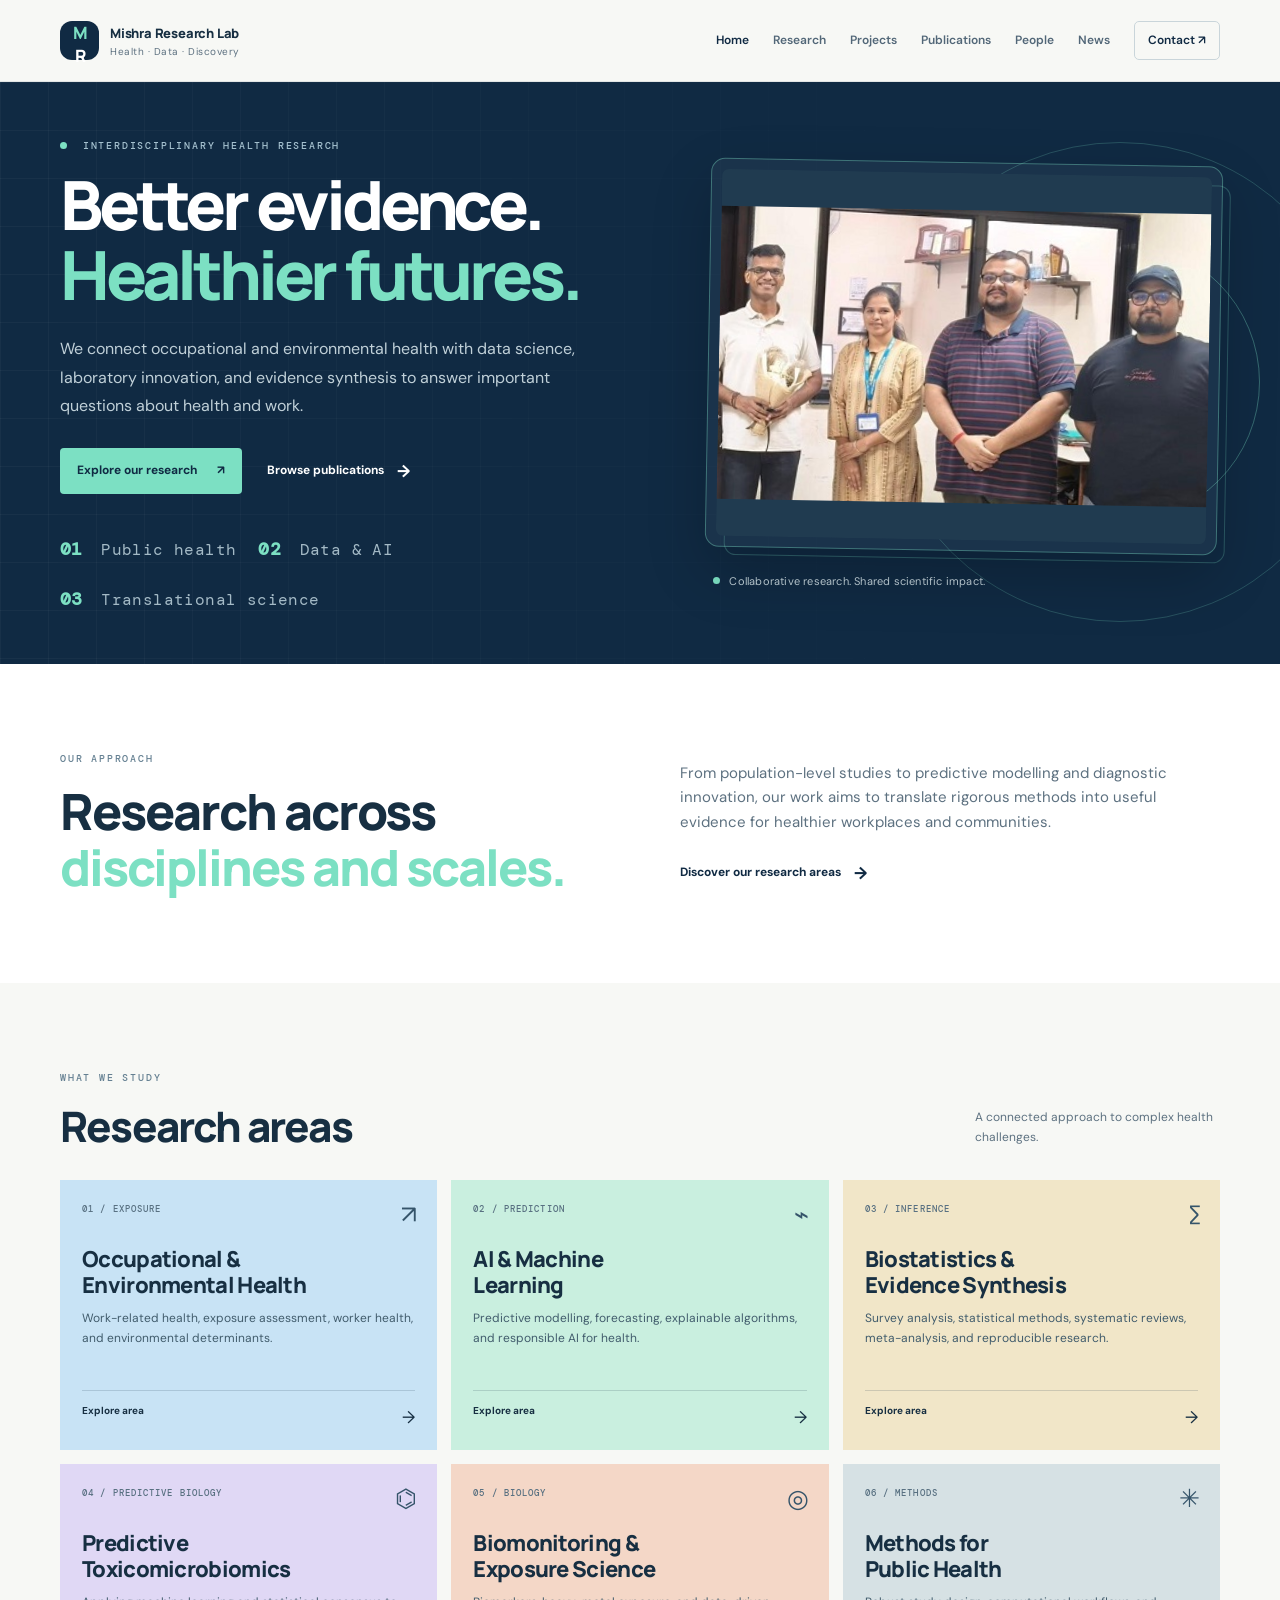
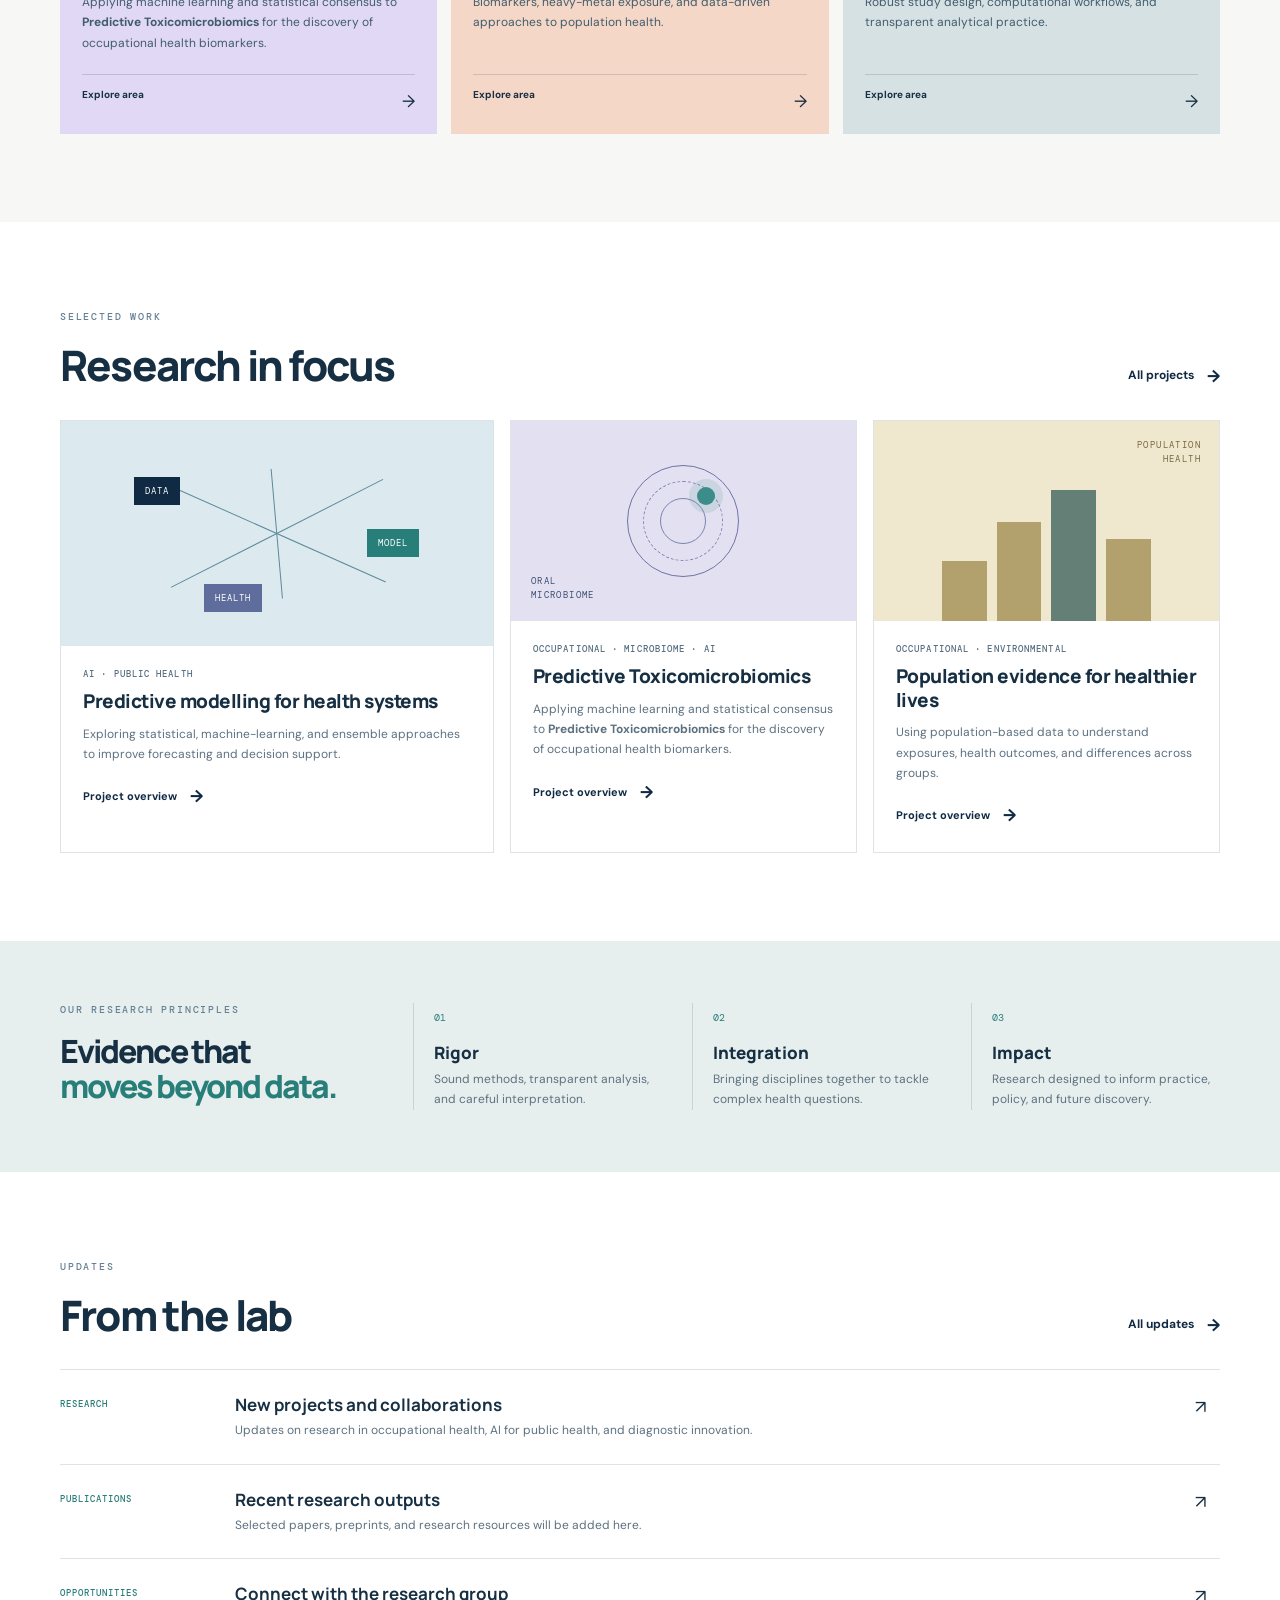
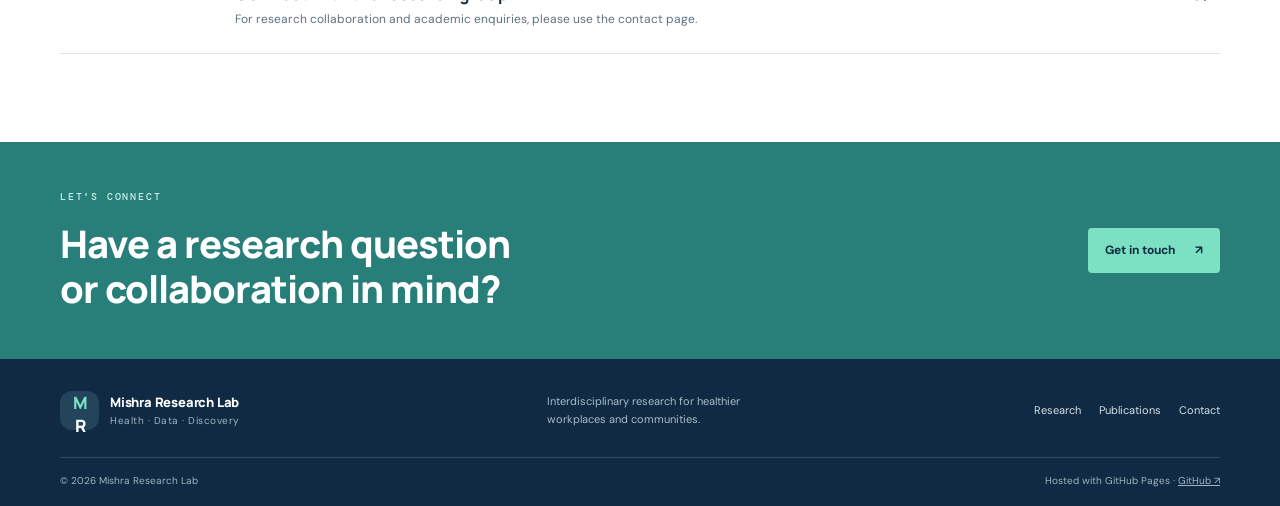
<file: index.html>
<!doctype html>
<html lang="en">
<head>
  <meta charset="utf-8">
  <meta name="viewport" content="width=device-width, initial-scale=1">
  <meta name="description" content="Mishra Research Lab connects occupational and environmental health, data science, predictive toxicomicrobiomics, and evidence synthesis to address real-world health questions.">
  <meta name="theme-color" content="#102a43">
  <title>Mishra Research Lab | Health, Data & Discovery</title>
  <link rel="stylesheet" href="assets/css/style.css">
  <script src="assets/js/main.js" defer></script>
</head>
<body>
<a class="skip-link" href="#main">Skip to content</a>
<header class="site-header">
  <div class="container nav-wrap">
    <a class="brand" href="index.html" aria-label="Mishra Research Lab home">
      <span class="brand-mark">M<span>R</span></span>
      <span class="brand-copy"><strong>Mishra Research Lab</strong><small>Health · Data · Discovery</small></span>
    </a>
    <button class="menu-toggle" aria-label="Toggle navigation" aria-expanded="false"><span></span><span></span><span></span></button>
    <nav class="main-nav" aria-label="Main navigation">
      <a class="active" href="index.html">Home</a><a href="research.html">Research</a><a href="projects.html">Projects</a><a href="publications.html">Publications</a><a href="people.html">People</a><a href="news.html">News</a><a class="nav-contact" href="contact.html">Contact ↗</a>
    </nav>
  </div>
</header>
<main id="main">
  <section class="hero">
    <div class="hero-grid"></div>
    <div class="container hero-layout">
      <div class="hero-content">
        <p class="eyebrow"><span class="eyebrow-dot"></span> INTERDISCIPLINARY HEALTH RESEARCH</p>
        <h1>Better evidence.<br><em>Healthier futures.</em></h1>
        <p class="hero-lede">We connect occupational and environmental health with data science, laboratory innovation, and evidence synthesis to answer important questions about health and work.</p>
        <div class="hero-actions"><a class="button button-light" href="research.html">Explore our research <span>↗</span></a><a class="text-link light-link" href="publications.html">Browse publications <span>→</span></a></div>
        <div class="hero-meta"><span><b>01</b> Public health</span><span><b>02</b> Data & AI</span><span><b>03</b> Translational science</span></div>
      </div>
      <figure class="hero-team">
        <div class="hero-team-frame"><img src="assets/images/lab_group.jpeg" alt="Mishra Research Lab team working together" fetchpriority="high"></div>
        <figcaption><span class="hero-team-dot"></span> Collaborative research. Shared scientific impact.</figcaption>
      </figure>
    </div>
    <div class="hero-orbit orbit-one"></div><div class="hero-orbit orbit-two"></div><div class="hero-cross">+</div>
  </section>

  <section class="intro-section section-pad">
    <div class="container intro-grid">
      <div><p class="eyebrow">OUR APPROACH</p><h2>Research across<br><em>disciplines and scales.</em></h2></div>
      <div class="intro-copy"><p>From population-level studies to predictive modelling and diagnostic innovation, our work aims to translate rigorous methods into useful evidence for healthier workplaces and communities.</p><a class="text-link" href="research.html">Discover our research areas <span>→</span></a></div>
    </div>
  </section>

  <section class="research-section section-pad">
    <div class="container">
      <div class="section-heading"><div><p class="eyebrow">WHAT WE STUDY</p><h2>Research areas</h2></div><p class="section-aside">A connected approach to complex health challenges.</p></div>
      <div class="research-cards">
        <a class="research-card card-blue" href="research.html#occupational"><span class="card-number">01 / EXPOSURE</span><span class="card-icon">↗</span><h3>Occupational &<br>Environmental Health</h3><p>Work-related health, exposure assessment, worker health, and environmental determinants.</p><span class="card-bottom">Explore area <b>→</b></span></a>
        <a class="research-card card-mint" href="research.html#ai"><span class="card-number">02 / PREDICTION</span><span class="card-icon">⌁</span><h3>AI & Machine<br>Learning</h3><p>Predictive modelling, forecasting, explainable algorithms, and responsible AI for health.</p><span class="card-bottom">Explore area <b>→</b></span></a>
        <a class="research-card card-sand" href="research.html#statistics"><span class="card-number">03 / INFERENCE</span><span class="card-icon">∑</span><h3>Biostatistics &<br>Evidence Synthesis</h3><p>Survey analysis, statistical methods, systematic reviews, meta-analysis, and reproducible research.</p><span class="card-bottom">Explore area <b>→</b></span></a>
        <a class="research-card card-lilac" href="research.html#toxicomicrobiomics"><span class="card-number">04 / PREDICTIVE BIOLOGY</span><span class="card-icon">⌬</span><h3>Predictive<br>Toxicomicrobiomics</h3><p>Applying machine learning and statistical consensus to <strong>Predictive Toxicomicrobiomics</strong> for the discovery of occupational health biomarkers.</p><span class="card-bottom">Explore area <b>→</b></span></a>
        <a class="research-card card-peach" href="research.html#biomonitoring"><span class="card-number">05 / BIOLOGY</span><span class="card-icon">◎</span><h3>Biomonitoring &<br>Exposure Science</h3><p>Biomarkers, heavy-metal exposure, and data-driven approaches to population health.</p><span class="card-bottom">Explore area <b>→</b></span></a>
        <a class="research-card card-dark" href="research.html#methods"><span class="card-number">06 / METHODS</span><span class="card-icon">✳</span><h3>Methods for<br>Public Health</h3><p>Robust study design, computational workflows, and transparent analytical practice.</p><span class="card-bottom">Explore area <b>→</b></span></a>
      </div>
    </div>
  </section>

  <section class="feature-section section-pad">
    <div class="container">
      <div class="section-heading"><div><p class="eyebrow">SELECTED WORK</p><h2>Research in focus</h2></div><a class="text-link" href="projects.html">All projects <span>→</span></a></div>
      <div class="feature-grid">
        <article class="feature-card feature-main"><div class="feature-art art-network"><span class="network-node n1">DATA</span><span class="network-node n2">MODEL</span><span class="network-node n3">HEALTH</span><i></i><i></i><i></i></div><div class="feature-copy"><p class="tag">AI · PUBLIC HEALTH</p><h3>Predictive modelling for health systems</h3><p>Exploring statistical, machine-learning, and ensemble approaches to improve forecasting and decision support.</p><a class="text-link" href="projects.html#forecasting">Project overview <span>→</span></a></div></article>
        <article class="feature-card"><div class="feature-art art-micro"><div class="micro-ring"></div><div class="micro-dot"></div><span>ORAL<br>MICROBIOME</span></div><div class="feature-copy"><p class="tag">OCCUPATIONAL · MICROBIOME · AI</p><h3>Predictive Toxicomicrobiomics</h3><p>Applying machine learning and statistical consensus to <strong>Predictive Toxicomicrobiomics</strong> for the discovery of occupational health biomarkers.</p><a class="text-link" href="projects.html#toxicomicrobiomics">Project overview <span>→</span></a></div></article>
        <article class="feature-card"><div class="feature-art art-population"><div class="pop-bar b1"></div><div class="pop-bar b2"></div><div class="pop-bar b3"></div><div class="pop-bar b4"></div><span>POPULATION<br>HEALTH</span></div><div class="feature-copy"><p class="tag">OCCUPATIONAL · ENVIRONMENTAL</p><h3>Population evidence for healthier lives</h3><p>Using population-based data to understand exposures, health outcomes, and differences across groups.</p><a class="text-link" href="projects.html#population">Project overview <span>→</span></a></div></article>
      </div>
    </div>
  </section>

  <section class="numbers-band"><div class="container numbers-grid"><div><p class="eyebrow">OUR RESEARCH PRINCIPLES</p><h2>Evidence that<br><em>moves beyond data.</em></h2></div><div class="principle"><span>01</span><h3>Rigor</h3><p>Sound methods, transparent analysis, and careful interpretation.</p></div><div class="principle"><span>02</span><h3>Integration</h3><p>Bringing disciplines together to tackle complex health questions.</p></div><div class="principle"><span>03</span><h3>Impact</h3><p>Research designed to inform practice, policy, and future discovery.</p></div></div></section>

  <section class="news-preview section-pad"><div class="container"><div class="section-heading"><div><p class="eyebrow">UPDATES</p><h2>From the lab</h2></div><a class="text-link" href="news.html">All updates <span>→</span></a></div><div class="news-list"><article><span class="news-date">RESEARCH</span><div><h3>New projects and collaborations</h3><p>Updates on research in occupational health, AI for public health, and diagnostic innovation.</p></div><span class="news-arrow">↗</span></article><article><span class="news-date">PUBLICATIONS</span><div><h3>Recent research outputs</h3><p>Selected papers, preprints, and research resources will be added here.</p></div><span class="news-arrow">↗</span></article><article><span class="news-date">OPPORTUNITIES</span><div><h3>Connect with the research group</h3><p>For research collaboration and academic enquiries, please use the contact page.</p></div><span class="news-arrow">↗</span></article></div></div></section>

  <section class="cta-section"><div class="container cta-inner"><div><p class="eyebrow">LET'S CONNECT</p><h2>Have a research question<br>or collaboration in mind?</h2></div><a class="button button-light" href="contact.html">Get in touch <span>↗</span></a></div></section>
</main>
<footer class="site-footer"><div class="container footer-top"><a class="brand footer-brand" href="index.html"><span class="brand-mark">M<span>R</span></span><span class="brand-copy"><strong>Mishra Research Lab</strong><small>Health · Data · Discovery</small></span></a><p>Interdisciplinary research for healthier workplaces and communities.</p><div class="footer-links"><a href="research.html">Research</a><a href="publications.html">Publications</a><a href="contact.html">Contact</a></div></div><div class="container footer-bottom"><span>© <span id="year"></span> Mishra Research Lab</span><span>Hosted with GitHub Pages · <a href="https://github.com/sukhdevmishra" target="_blank" rel="noopener">GitHub ↗</a></span></div></footer>
</body>
</html>
</file>
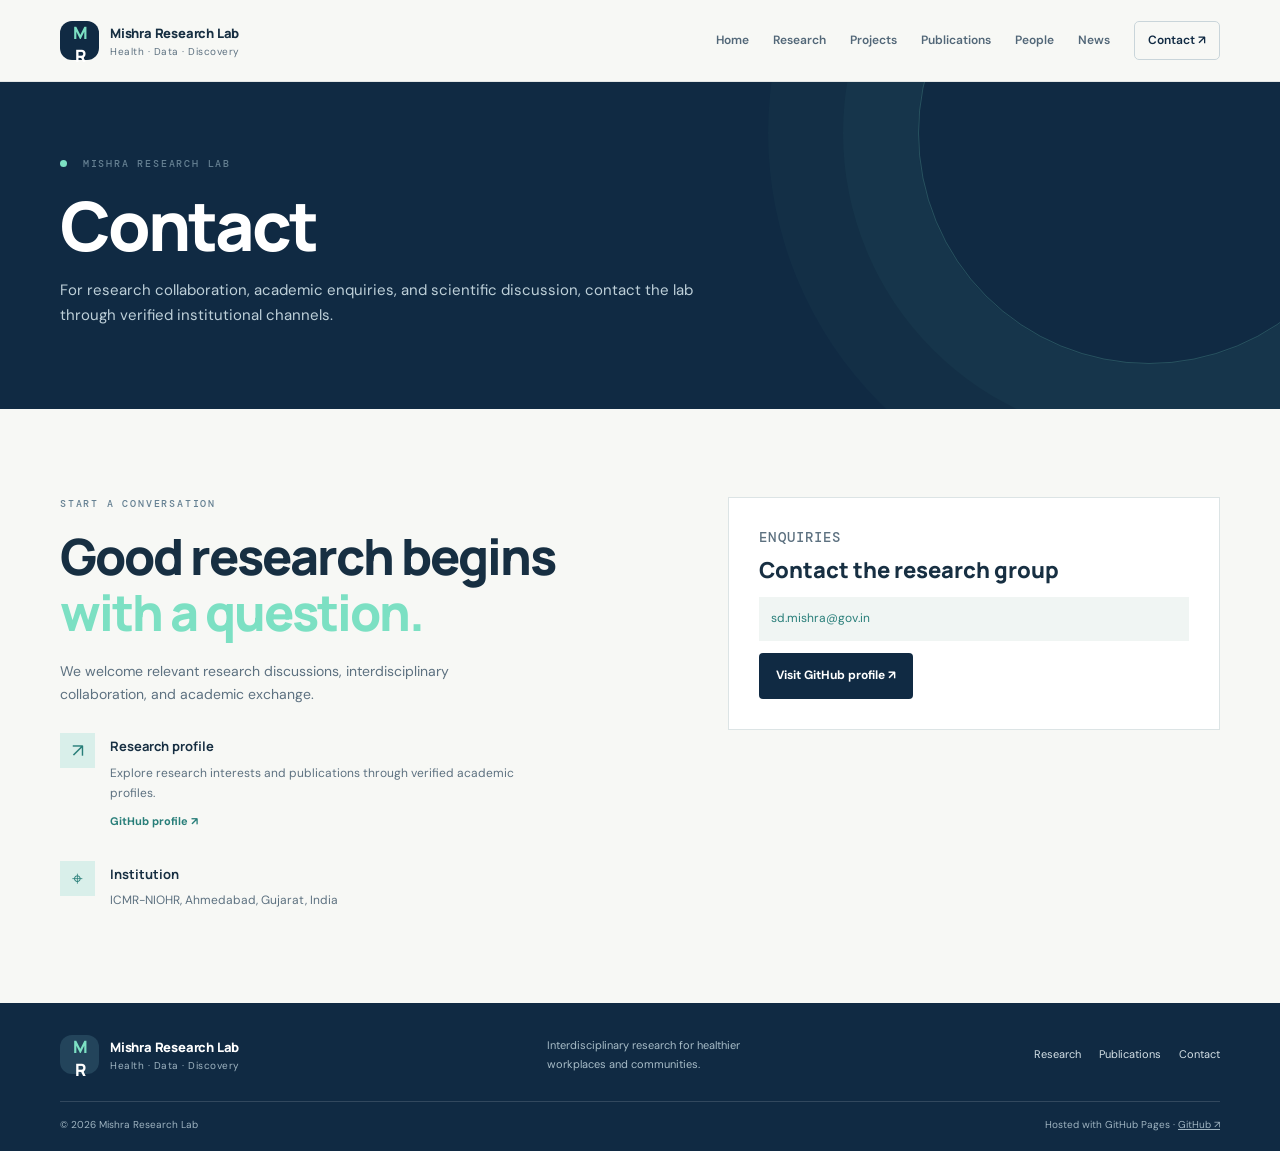
<file: contact.html>
<!doctype html>
<html lang="en"><head><meta charset="utf-8"><meta name="viewport" content="width=device-width, initial-scale=1"><meta name="description" content="For research collaboration, academic enquiries, and scientific discussion, contact the lab through verified institutional channels."><meta name="theme-color" content="#102a43"><title>Contact | Mishra Research Lab</title><link rel="stylesheet" href="assets/css/style.css"><script src="assets/js/main.js" defer></script></head><body><a class="skip-link" href="#main">Skip to content</a><header class="site-header"><div class="container nav-wrap"><a class="brand" href="index.html"><span class="brand-mark">M<span>R</span></span><span class="brand-copy"><strong>Mishra Research Lab</strong><small>Health · Data · Discovery</small></span></a><button class="menu-toggle" aria-label="Toggle navigation" aria-expanded="false"><span></span><span></span><span></span></button><nav class="main-nav" aria-label="Main navigation"><a href="index.html">Home</a><a href="research.html">Research</a><a href="projects.html">Projects</a><a href="publications.html">Publications</a><a href="people.html">People</a><a href="news.html">News</a><a class="nav-contact" href="contact.html">Contact ↗</a></nav></div></header><main id="main"><section class="page-hero"><div class="container"><p class="eyebrow"><span class="eyebrow-dot"></span> MISHRA RESEARCH LAB</p><h1>Contact</h1><p>For research collaboration, academic enquiries, and scientific discussion, contact the lab through verified institutional channels.</p></div></section>
<section class="section-pad"><div class="container contact-grid"><div><p class="eyebrow">START A CONVERSATION</p><h2>Good research begins<br><em>with a question.</em></h2><p>We welcome relevant research discussions, interdisciplinary collaboration, and academic exchange.</p><div class="contact-note"><span class="contact-symbol">↗</span><div><strong>Research profile</strong><p>Explore research interests and publications through verified academic profiles.</p><a href="https://github.com/sukhdevmishra" target="_blank" rel="noopener">GitHub profile ↗</a></div></div><div class="contact-note"><span class="contact-symbol">⌖</span><div><strong>Institution</strong><p>ICMR-NIOHR, Ahmedabad, Gujarat, India</p></div></div></div><div class="contact-panel"><p class="tag">ENQUIRIES</p><h3>Contact the research group</h3><div class="email-placeholder">sd.mishra@gov.in</div><a class="button button-dark" href="https://github.com/sukhdevmishra">Visit GitHub profile ↗</a></div></div></section></main><footer class="site-footer"><div class="container footer-top"><a class="brand footer-brand" href="index.html"><span class="brand-mark">M<span>R</span></span><span class="brand-copy"><strong>Mishra Research Lab</strong><small>Health · Data · Discovery</small></span></a><p>Interdisciplinary research for healthier workplaces and communities.</p><div class="footer-links"><a href="research.html">Research</a><a href="publications.html">Publications</a><a href="contact.html">Contact</a></div></div><div class="container footer-bottom"><span>© <span id="year"></span> Mishra Research Lab</span><span>Hosted with GitHub Pages · <a href="https://github.com/sukhdevmishra" target="_blank" rel="noopener">GitHub ↗</a></span></div></footer></body></html>
</file>
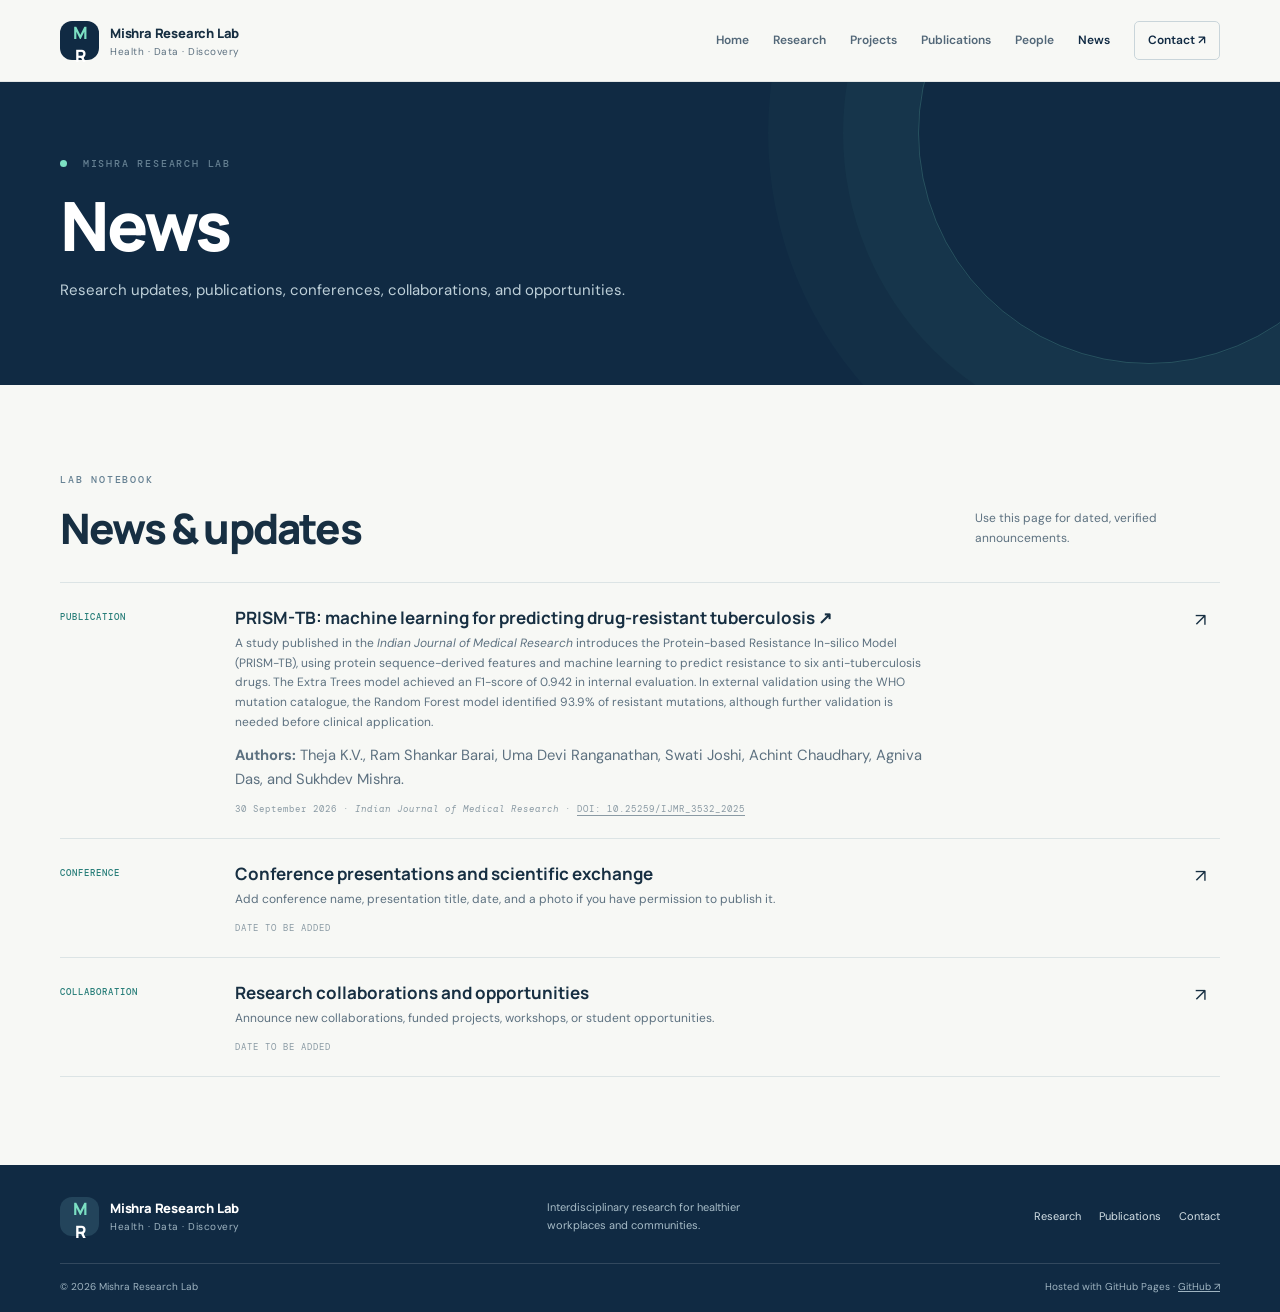
<file: news.html>
<!doctype html>
<html lang="en"><head><meta charset="utf-8"><meta name="viewport" content="width=device-width, initial-scale=1"><meta name="description" content="Research updates, publications, conferences, collaborations, and opportunities."><meta name="theme-color" content="#102a43"><title>News | Mishra Research Lab</title><link rel="stylesheet" href="assets/css/style.css"><script src="assets/js/main.js" defer></script><style>.news-page-list .news-authors{margin:10px 0;font-size:.92rem;color:var(--muted)}.news-page-list h3 a{color:inherit;text-decoration:none}.news-page-list h3 a:hover{color:var(--teal,#287e79);text-decoration:underline}.news-page-list small a{color:inherit;text-decoration:underline;text-underline-offset:3px}</style></head><body><a class="skip-link" href="#main">Skip to content</a><header class="site-header"><div class="container nav-wrap"><a class="brand" href="index.html"><span class="brand-mark">M<span>R</span></span><span class="brand-copy"><strong>Mishra Research Lab</strong><small>Health · Data · Discovery</small></span></a><button class="menu-toggle" aria-label="Toggle navigation" aria-expanded="false"><span></span><span></span><span></span></button><nav class="main-nav" aria-label="Main navigation"><a href="index.html">Home</a><a href="research.html">Research</a><a href="projects.html">Projects</a><a href="publications.html">Publications</a><a href="people.html">People</a><a class="active" href="news.html">News</a><a class="nav-contact" href="contact.html">Contact ↗</a></nav></div></header><main id="main"><section class="page-hero"><div class="container"><p class="eyebrow"><span class="eyebrow-dot"></span> MISHRA RESEARCH LAB</p><h1>News</h1><p>Research updates, publications, conferences, collaborations, and opportunities.</p></div></section>
<section class="section-pad"><div class="container"><div class="section-heading"><div><p class="eyebrow">LAB NOTEBOOK</p><h2>News & updates</h2></div><p class="section-aside">Use this page for dated, verified announcements.</p></div><div class="news-list news-page-list"><article><span class="news-date">PUBLICATION</span><div><h3><a href="https://ijmr.org.in/protein-based-resistance-in-silico-model-prism-tb-for-rapid-prediction-of-drug-resistant-tuberculosis-using-machine-learning/" target="_blank" rel="noopener">PRISM-TB: machine learning for predicting drug-resistant tuberculosis ↗</a></h3><p>A study published in the <em>Indian Journal of Medical Research</em> introduces the Protein-based Resistance In-silico Model (PRISM-TB), using protein sequence-derived features and machine learning to predict resistance to six anti-tuberculosis drugs. The Extra Trees model achieved an F1-score of 0.942 in internal evaluation. In external validation using the WHO mutation catalogue, the Random Forest model identified 93.9% of resistant mutations, although further validation is needed before clinical application.</p><p class="news-authors"><strong>Authors:</strong> Theja K.V., Ram Shankar Barai, Uma Devi Ranganathan, Swati Joshi, Achint Chaudhary, Agniva Das, and Sukhdev Mishra.</p><small>30 September 2026 · <em>Indian Journal of Medical Research</em> · <a href="https://doi.org/10.25259/IJMR_3532_2025" target="_blank" rel="noopener">DOI: 10.25259/IJMR_3532_2025</a></small></div><a class="news-arrow" href="https://ijmr.org.in/protein-based-resistance-in-silico-model-prism-tb-for-rapid-prediction-of-drug-resistant-tuberculosis-using-machine-learning/" target="_blank" rel="noopener" aria-label="Read the PRISM-TB article">↗</a></article><article><span class="news-date">CONFERENCE</span><div><h3>Conference presentations and scientific exchange</h3><p>Add conference name, presentation title, date, and a photo if you have permission to publish it.</p><small>DATE TO BE ADDED</small></div><span class="news-arrow">↗</span></article><article><span class="news-date">COLLABORATION</span><div><h3>Research collaborations and opportunities</h3><p>Announce new collaborations, funded projects, workshops, or student opportunities.</p><small>DATE TO BE ADDED</small></div><span class="news-arrow">↗</span></article></div></div></section></main><footer class="site-footer"><div class="container footer-top"><a class="brand footer-brand" href="index.html"><span class="brand-mark">M<span>R</span></span><span class="brand-copy"><strong>Mishra Research Lab</strong><small>Health · Data · Discovery</small></span></a><p>Interdisciplinary research for healthier workplaces and communities.</p><div class="footer-links"><a href="research.html">Research</a><a href="publications.html">Publications</a><a href="contact.html">Contact</a></div></div><div class="container footer-bottom"><span>© <span id="year"></span> Mishra Research Lab</span><span>Hosted with GitHub Pages · <a href="https://github.com/sukhdevmishra" target="_blank" rel="noopener">GitHub ↗</a></span></div></footer></body></html>
</file>
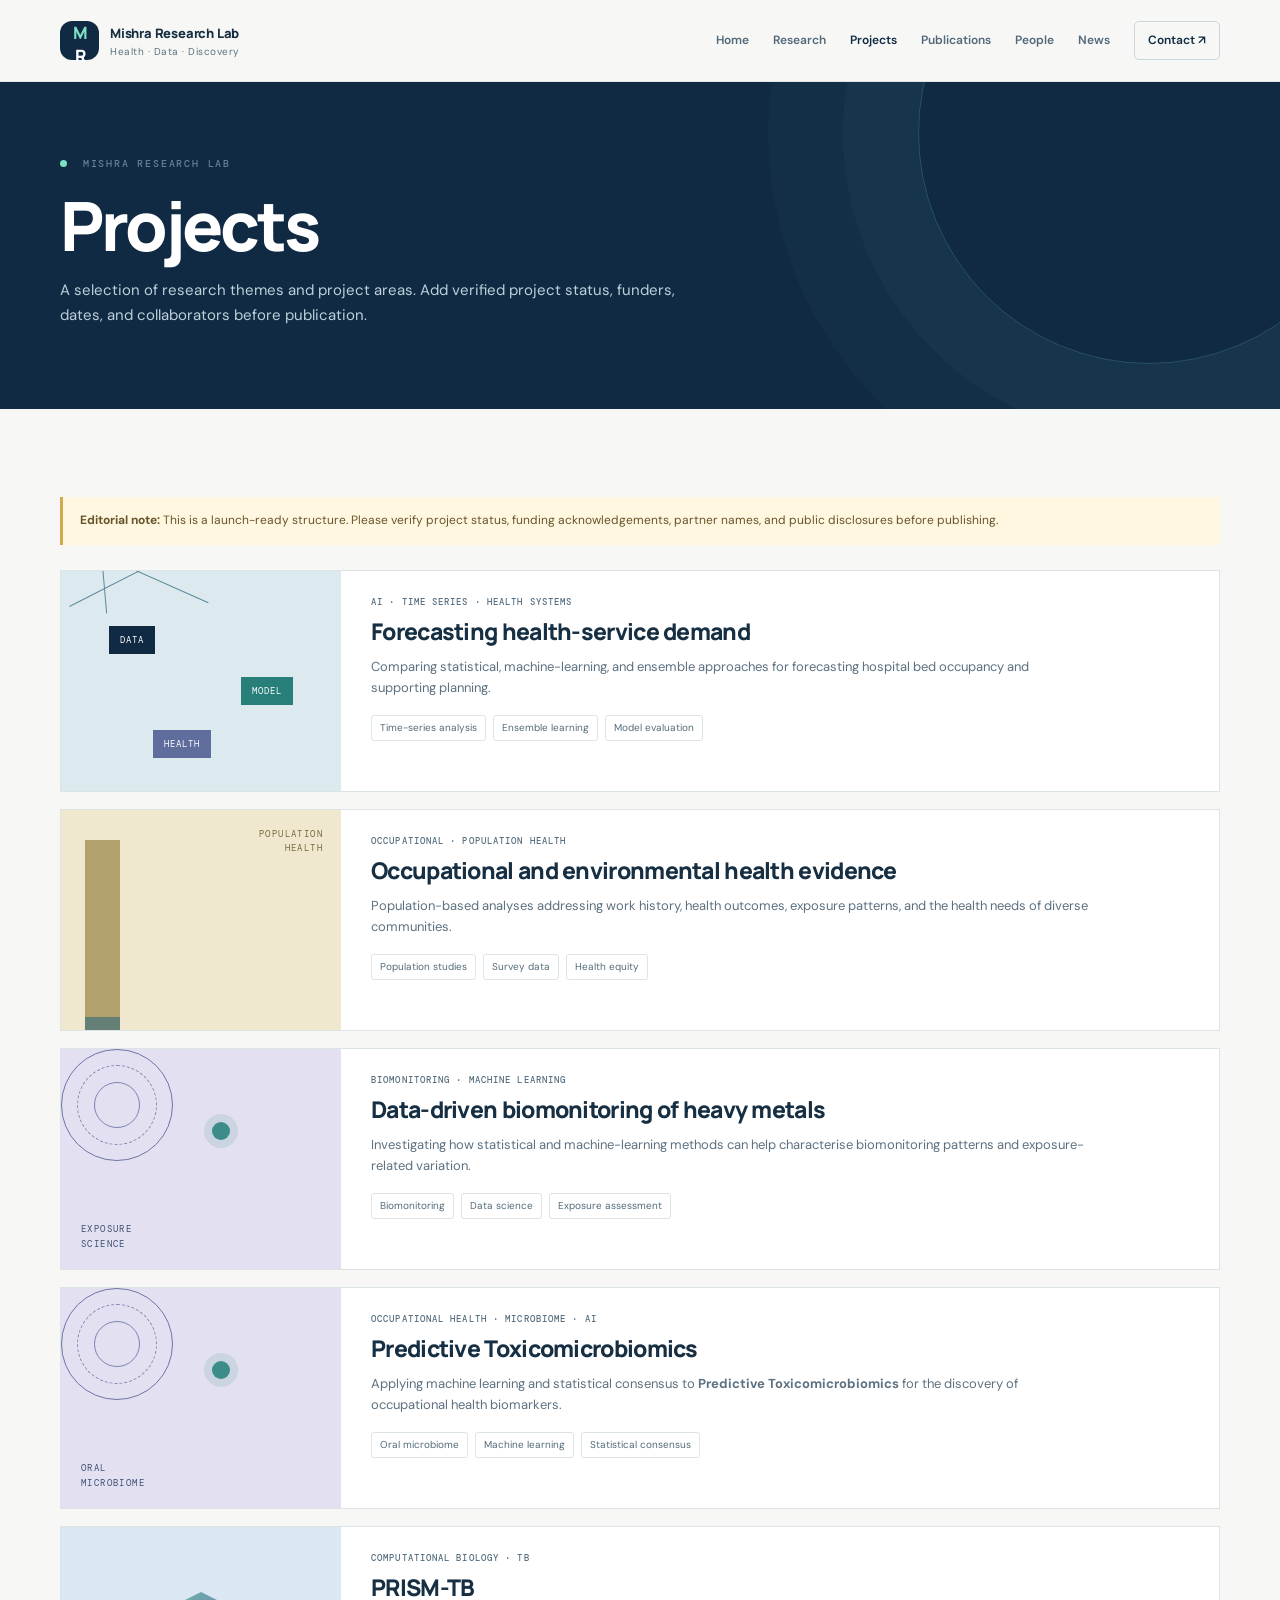
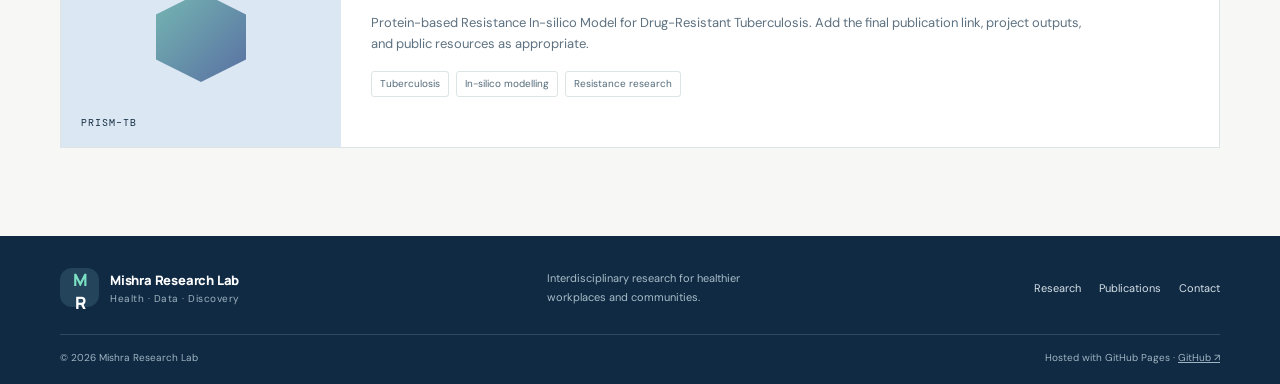
<file: projects.html>
<!doctype html>
<html lang="en"><head><meta charset="utf-8"><meta name="viewport" content="width=device-width, initial-scale=1"><meta name="description" content="A selection of research themes and project areas. Add verified project status, funders, dates, and collaborators before publication."><meta name="theme-color" content="#102a43"><title>Projects | Mishra Research Lab</title><link rel="stylesheet" href="assets/css/style.css"><script src="assets/js/main.js" defer></script></head><body><a class="skip-link" href="#main">Skip to content</a><header class="site-header"><div class="container nav-wrap"><a class="brand" href="index.html"><span class="brand-mark">M<span>R</span></span><span class="brand-copy"><strong>Mishra Research Lab</strong><small>Health · Data · Discovery</small></span></a><button class="menu-toggle" aria-label="Toggle navigation" aria-expanded="false"><span></span><span></span><span></span></button><nav class="main-nav" aria-label="Main navigation"><a href="index.html">Home</a><a href="research.html">Research</a><a class="active" href="projects.html">Projects</a><a href="publications.html">Publications</a><a href="people.html">People</a><a href="news.html">News</a><a class="nav-contact" href="contact.html">Contact ↗</a></nav></div></header><main id="main"><section class="page-hero"><div class="container"><p class="eyebrow"><span class="eyebrow-dot"></span> MISHRA RESEARCH LAB</p><h1>Projects</h1><p>A selection of research themes and project areas. Add verified project status, funders, dates, and collaborators before publication.</p></div></section>
<section class="section-pad"><div class="container"><div class="notice"><strong>Editorial note:</strong> This is a launch-ready structure. Please verify project status, funding acknowledgements, partner names, and public disclosures before publishing.</div><div class="project-list">
<article id="forecasting" class="project-row"><div class="project-art art-network"><span class="network-node n1">DATA</span><span class="network-node n2">MODEL</span><span class="network-node n3">HEALTH</span><i></i><i></i><i></i></div><div class="project-content"><p class="tag">AI · TIME SERIES · HEALTH SYSTEMS</p><h2>Forecasting health-service demand</h2><p>Comparing statistical, machine-learning, and ensemble approaches for forecasting hospital bed occupancy and supporting planning.</p><div class="chip-row"><span>Time-series analysis</span><span>Ensemble learning</span><span>Model evaluation</span></div></div></article>
<article id="population" class="project-row"><div class="project-art art-population"><div class="pop-bar b1"></div><div class="pop-bar b2"></div><div class="pop-bar b3"></div><div class="pop-bar b4"></div><span>POPULATION<br>HEALTH</span></div><div class="project-content"><p class="tag">OCCUPATIONAL · POPULATION HEALTH</p><h2>Occupational and environmental health evidence</h2><p>Population-based analyses addressing work history, health outcomes, exposure patterns, and the health needs of diverse communities.</p><div class="chip-row"><span>Population studies</span><span>Survey data</span><span>Health equity</span></div></div></article>
<article id="biomonitor" class="project-row"><div class="project-art art-micro"><div class="micro-ring"></div><div class="micro-dot"></div><span>EXPOSURE<br>SCIENCE</span></div><div class="project-content"><p class="tag">BIOMONITORING · MACHINE LEARNING</p><h2>Data-driven biomonitoring of heavy metals</h2><p>Investigating how statistical and machine-learning methods can help characterise biomonitoring patterns and exposure-related variation.</p><div class="chip-row"><span>Biomonitoring</span><span>Data science</span><span>Exposure assessment</span></div></div></article>
<article id="toxicomicrobiomics" class="project-row"><div class="project-art art-micro"><div class="micro-ring"></div><div class="micro-dot"></div><span>ORAL<br>MICROBIOME</span></div><div class="project-content"><p class="tag">OCCUPATIONAL HEALTH · MICROBIOME · AI</p><h2>Predictive Toxicomicrobiomics</h2><p>Applying machine learning and statistical consensus to <strong>Predictive Toxicomicrobiomics</strong> for the discovery of occupational health biomarkers.</p><div class="chip-row"><span>Oral microbiome</span><span>Machine learning</span><span>Statistical consensus</span></div></div></article>
<article id="prism-tb" class="project-row"><div class="project-art art-prism"><div class="prism-shape"></div><span>PRISM–TB</span></div><div class="project-content"><p class="tag">COMPUTATIONAL BIOLOGY · TB</p><h2>PRISM-TB</h2><p>Protein-based Resistance In-silico Model for Drug-Resistant Tuberculosis. Add the final publication link, project outputs, and public resources as appropriate.</p><div class="chip-row"><span>Tuberculosis</span><span>In-silico modelling</span><span>Resistance research</span></div></div></article>
</div></div></section></main><footer class="site-footer"><div class="container footer-top"><a class="brand footer-brand" href="index.html"><span class="brand-mark">M<span>R</span></span><span class="brand-copy"><strong>Mishra Research Lab</strong><small>Health · Data · Discovery</small></span></a><p>Interdisciplinary research for healthier workplaces and communities.</p><div class="footer-links"><a href="research.html">Research</a><a href="publications.html">Publications</a><a href="contact.html">Contact</a></div></div><div class="container footer-bottom"><span>© <span id="year"></span> Mishra Research Lab</span><span>Hosted with GitHub Pages · <a href="https://github.com/sukhdevmishra" target="_blank" rel="noopener">GitHub ↗</a></span></div></footer></body></html>
</file>
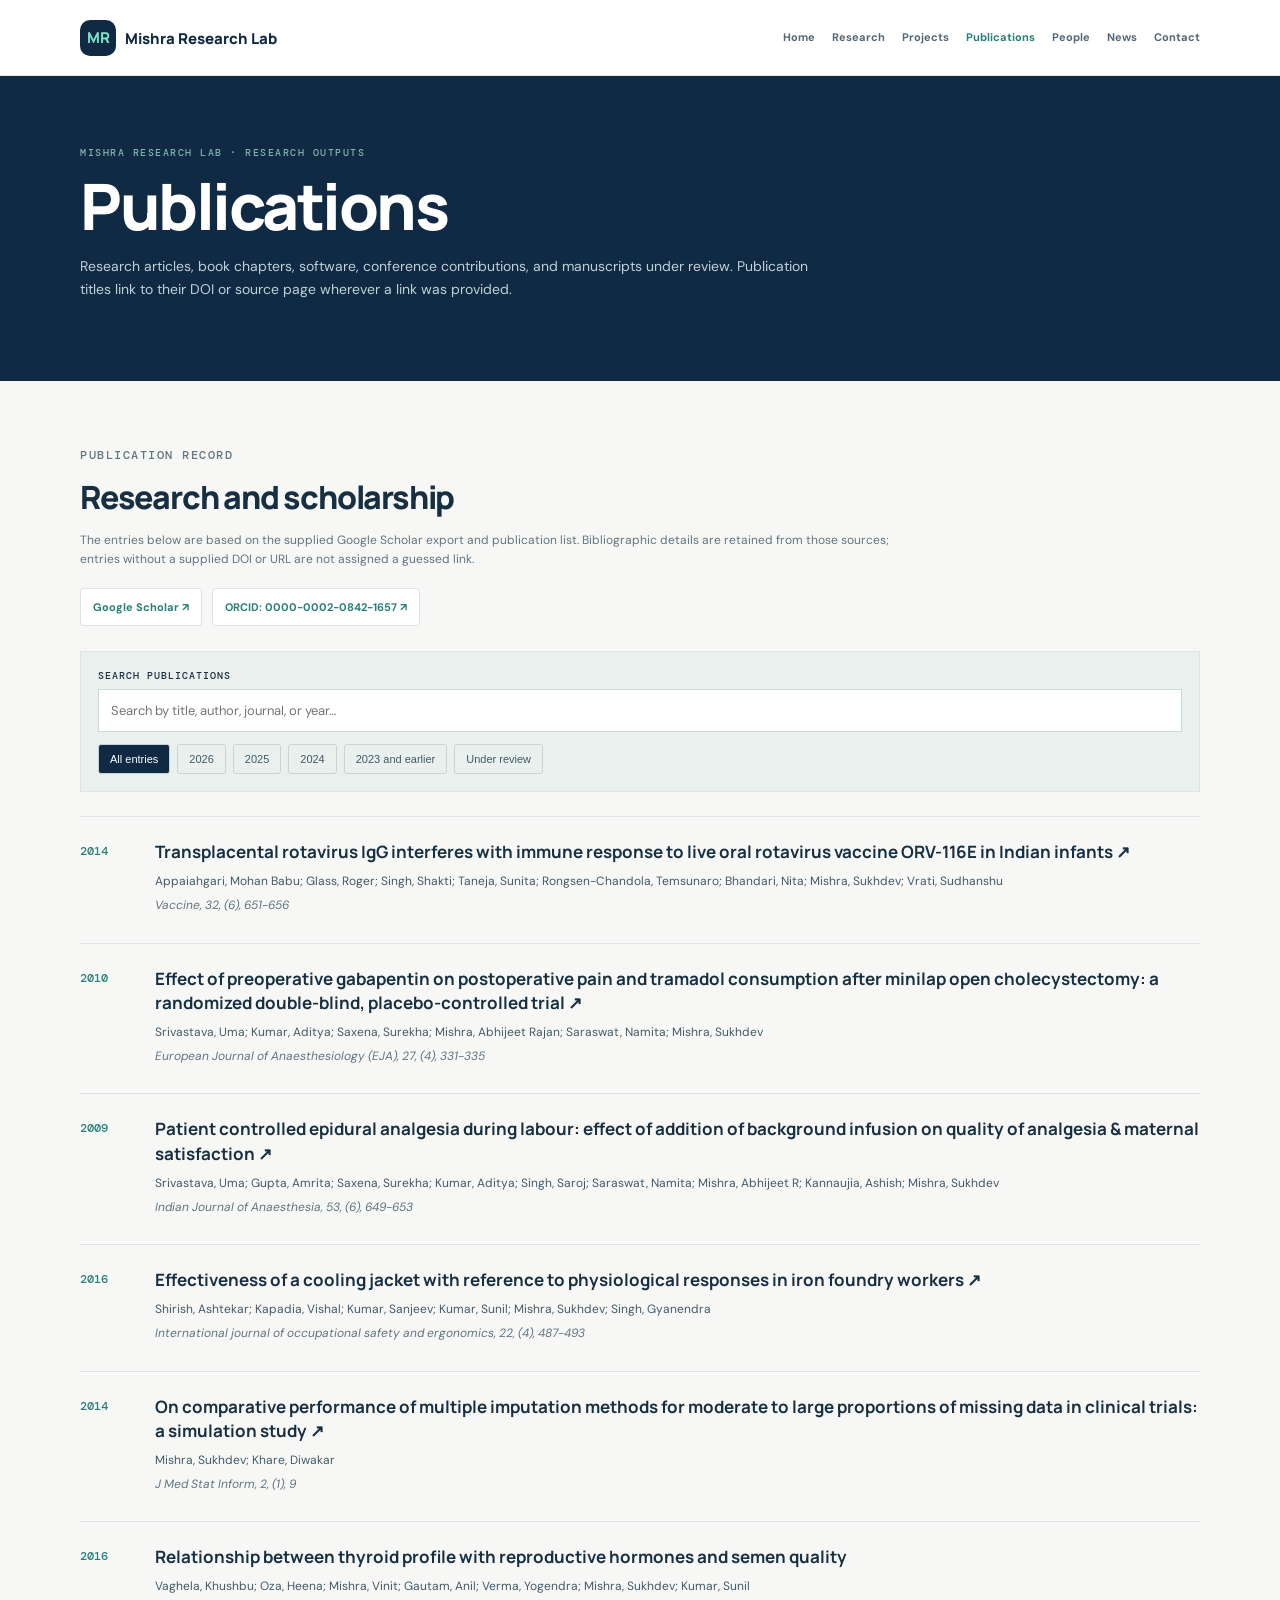
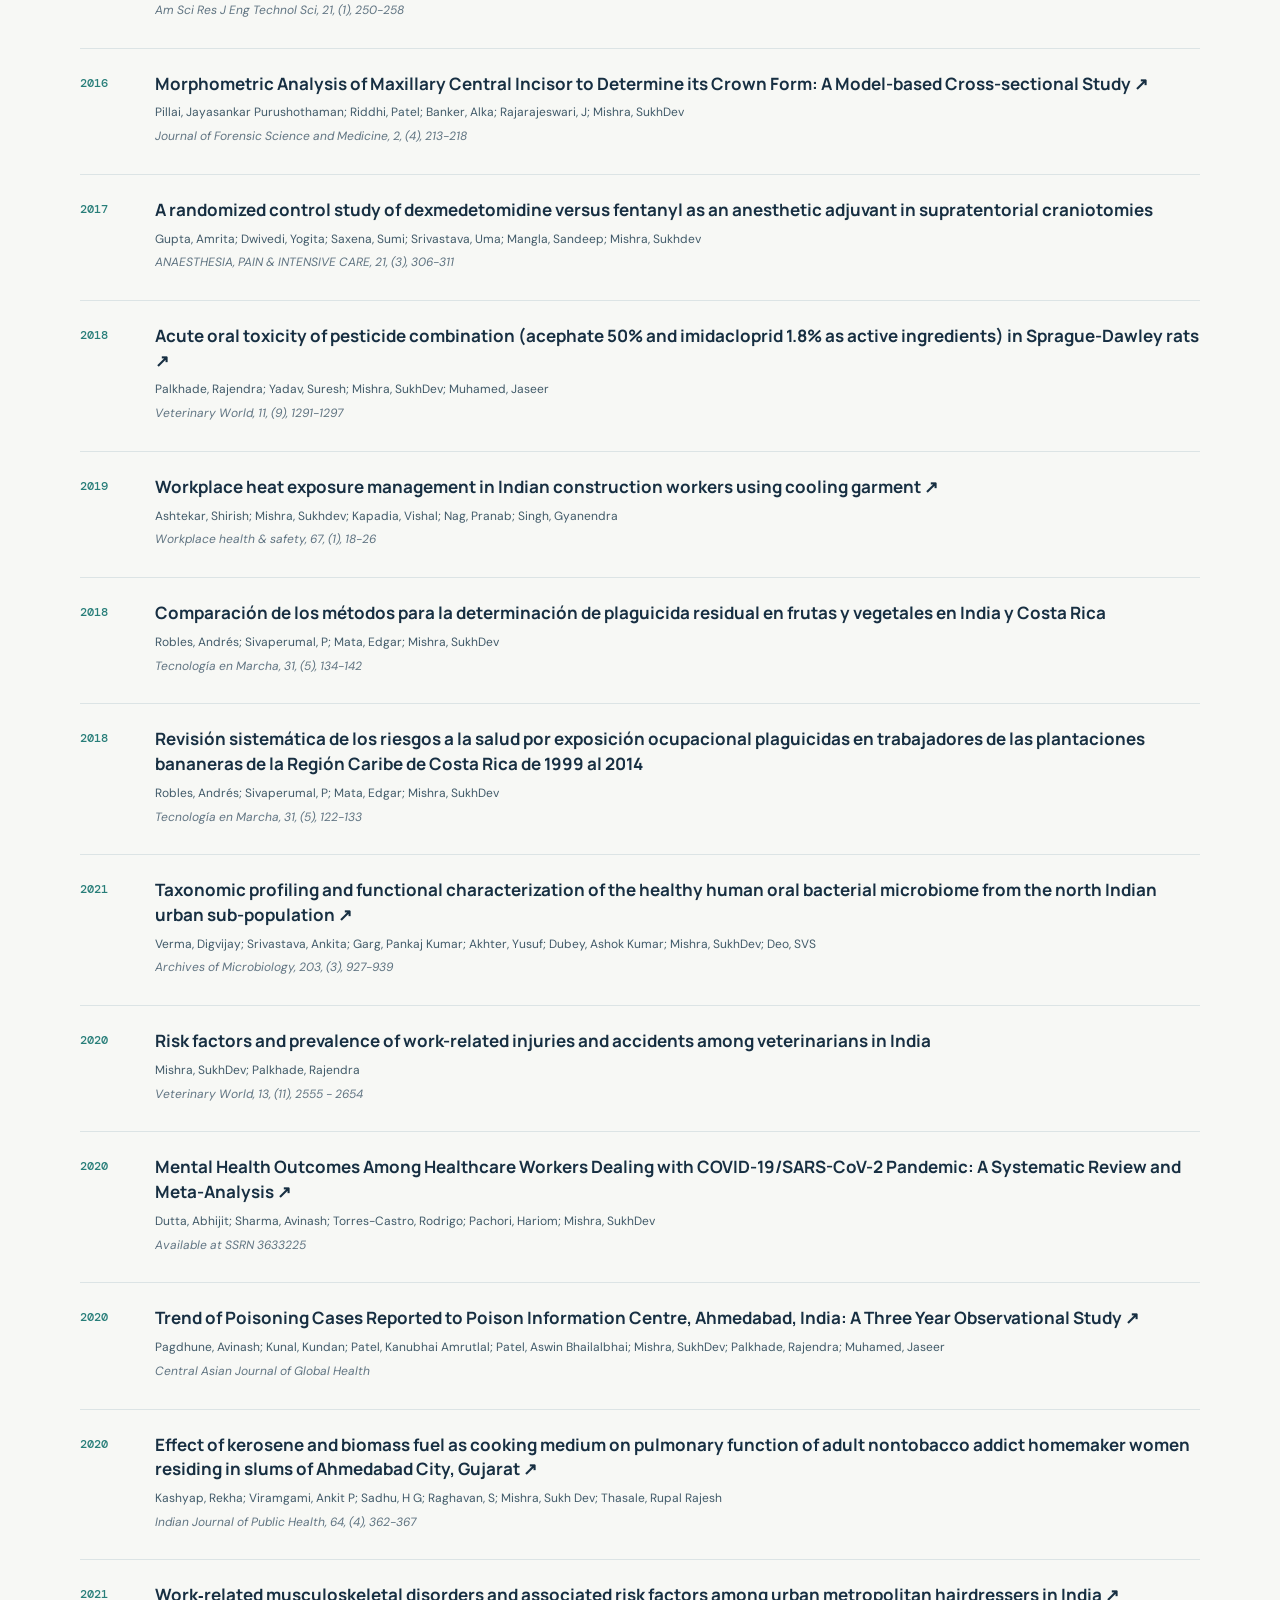
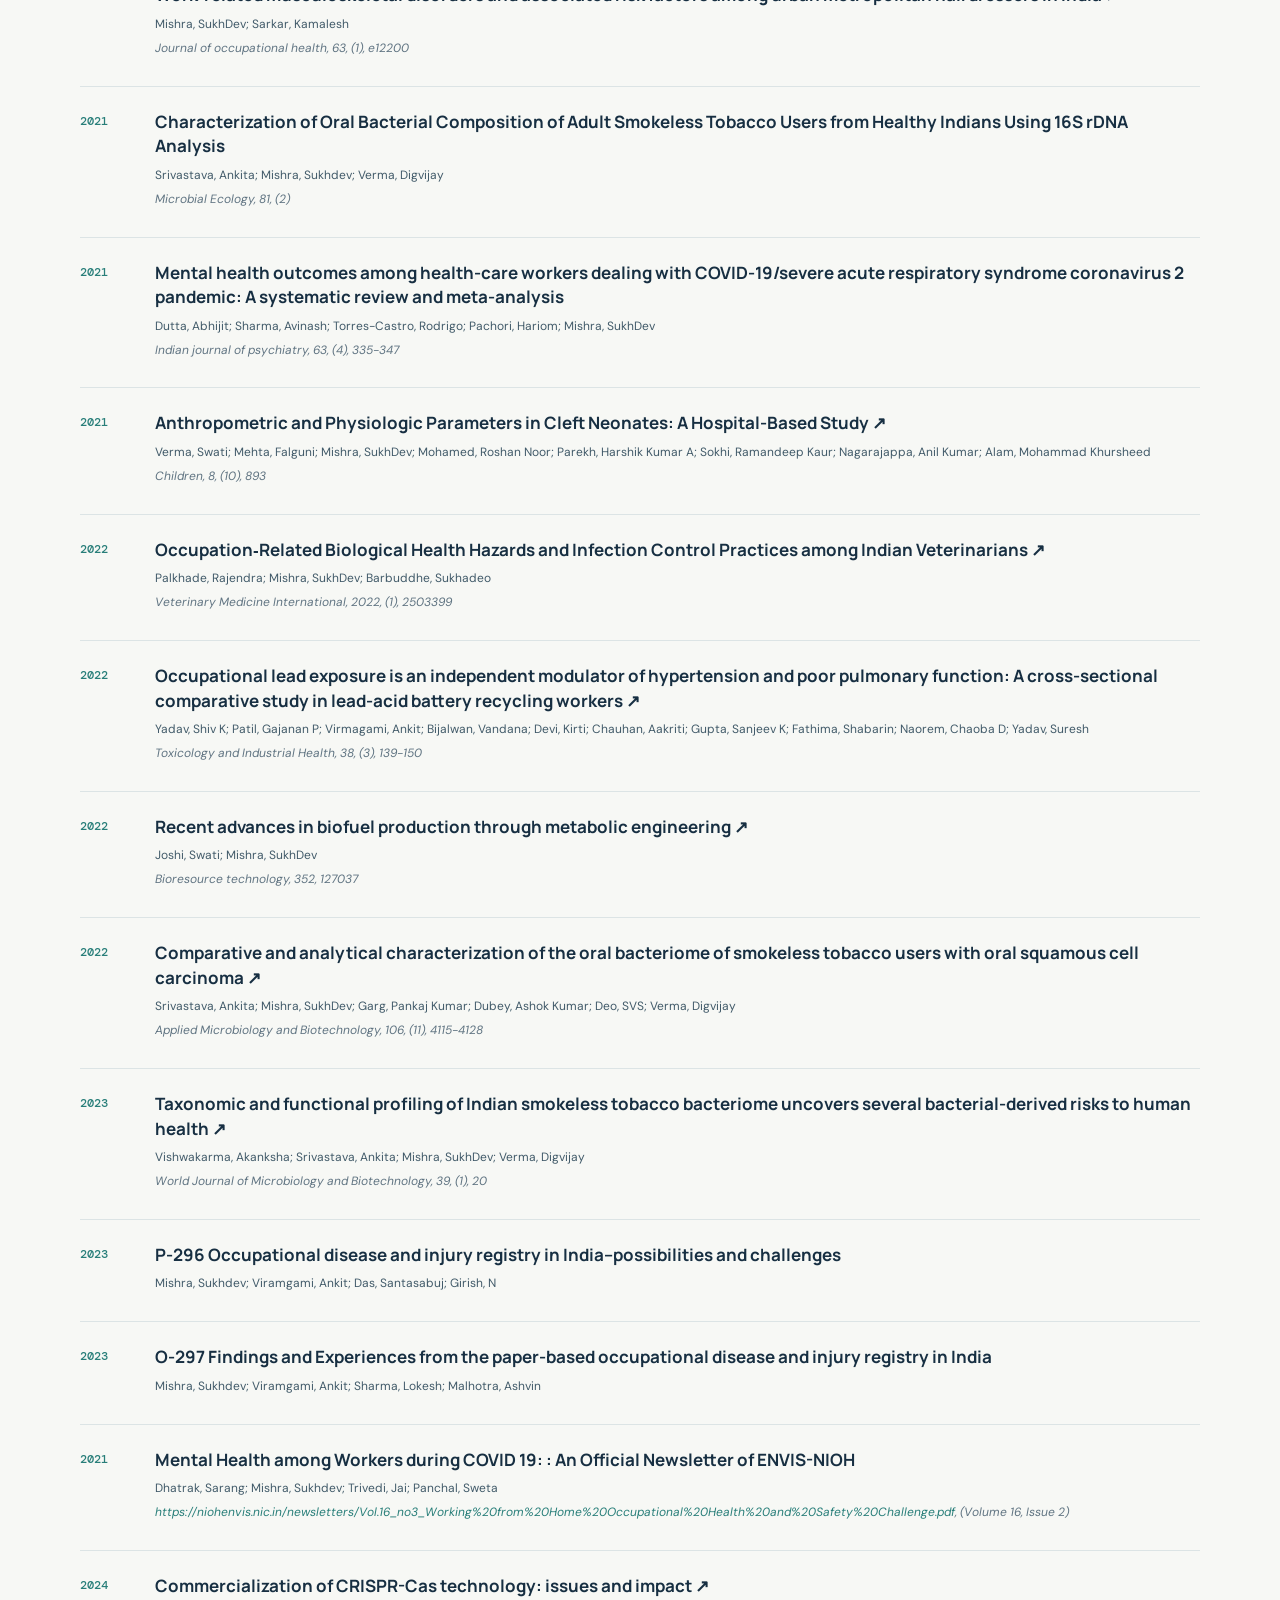
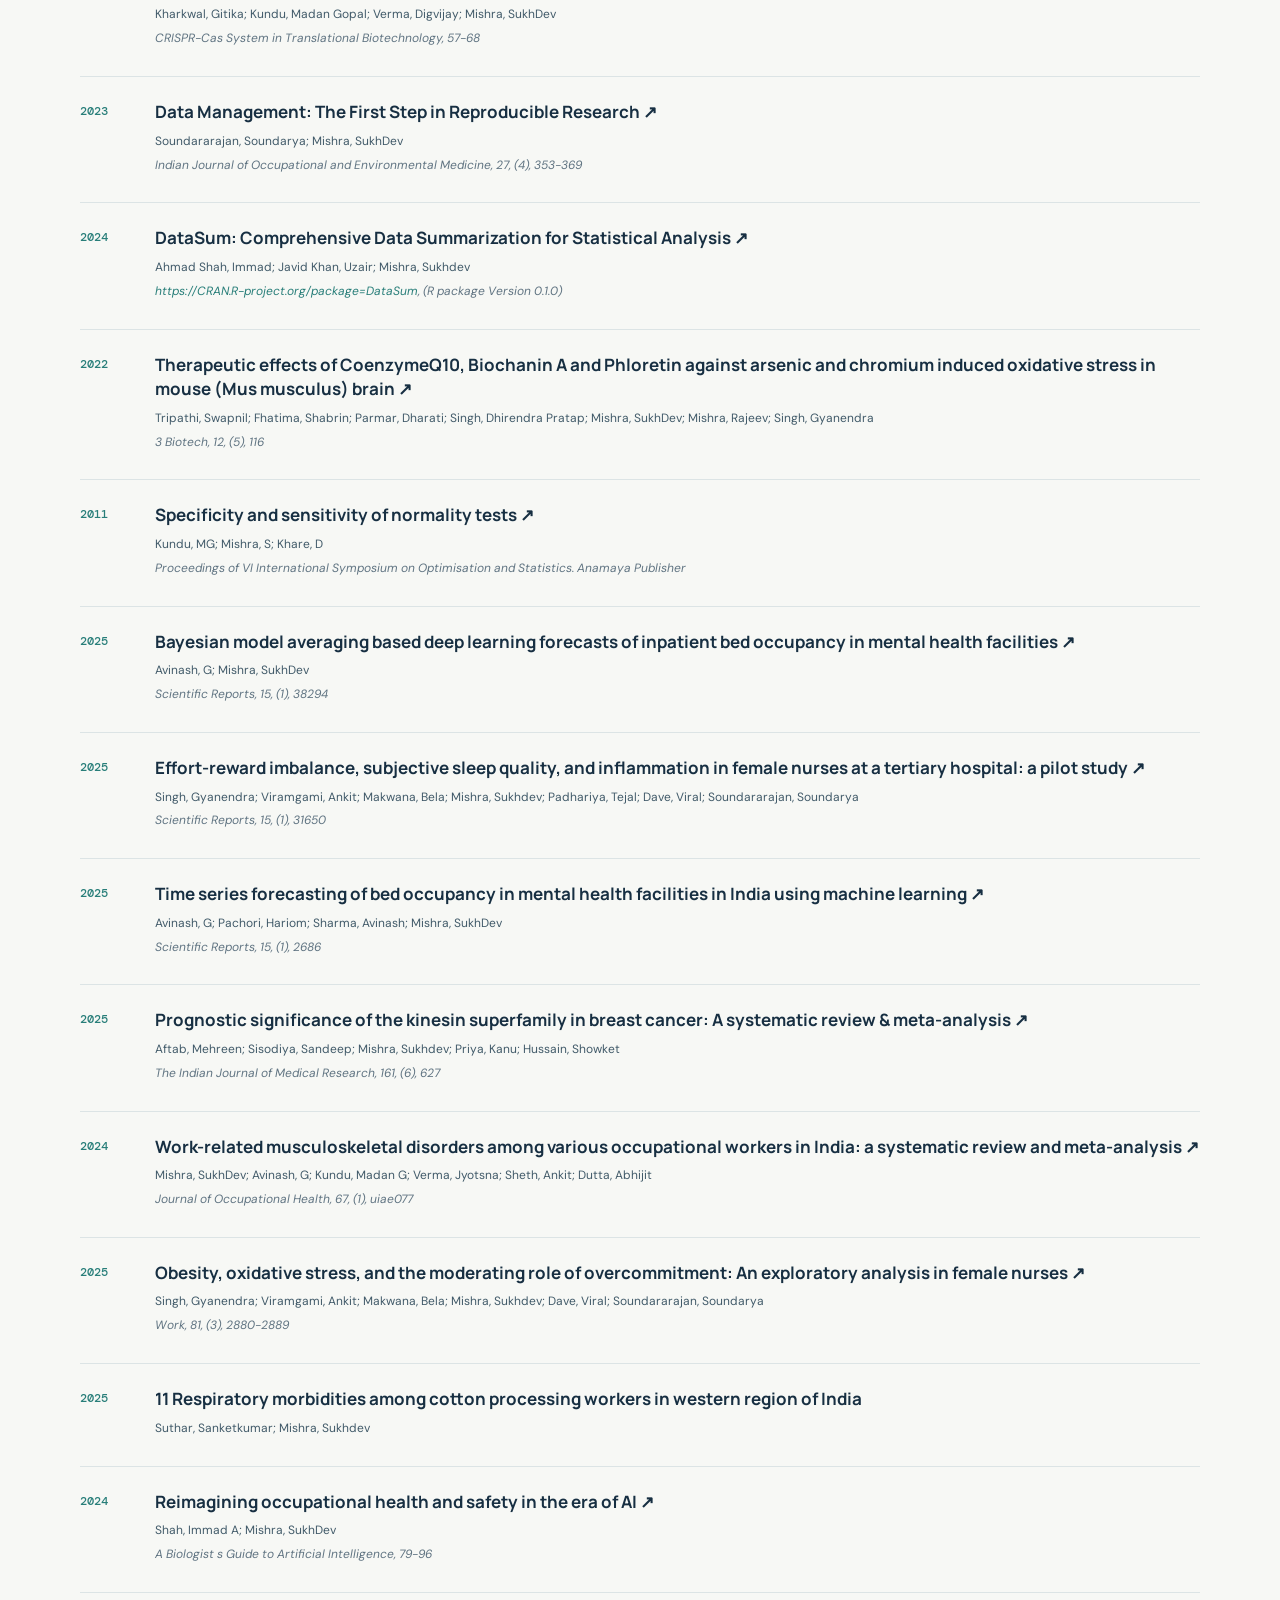
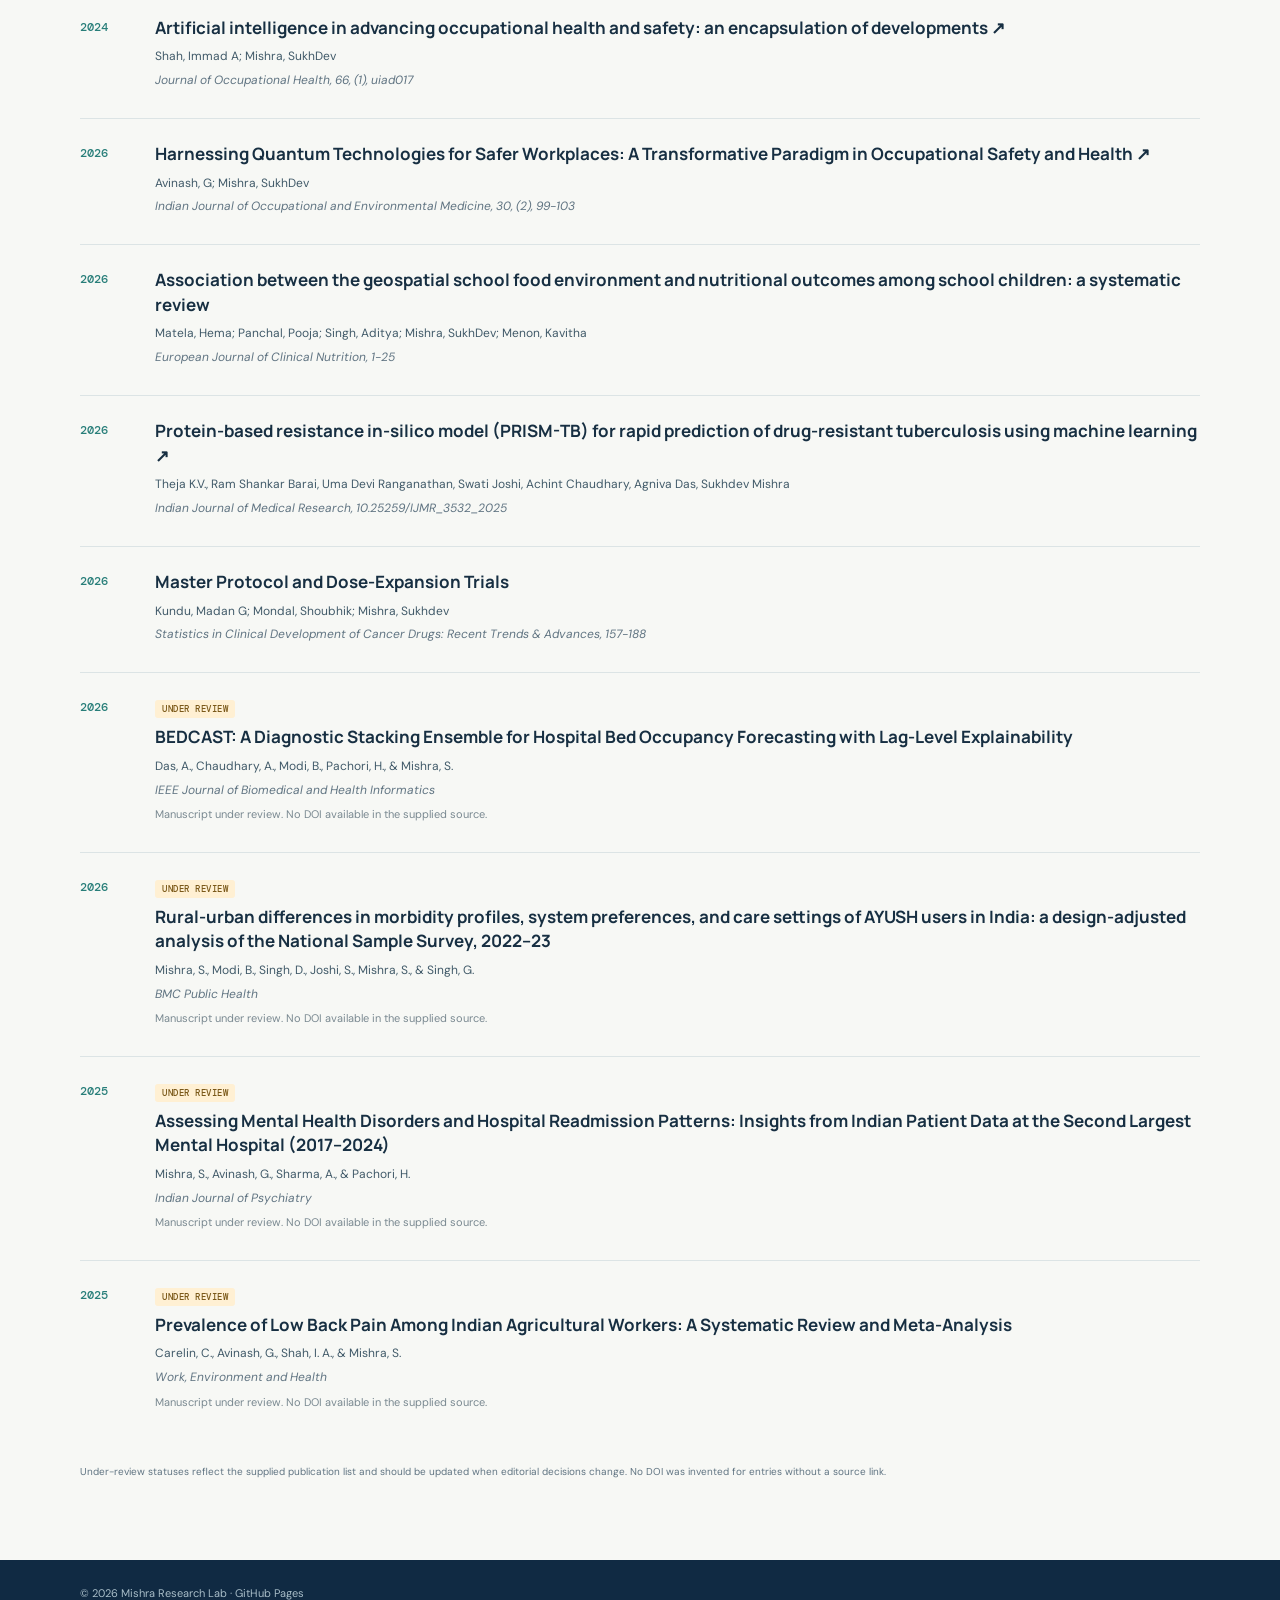
<file: publications.html>
<!doctype html>
<html lang="en"><head><meta charset="utf-8"><meta name="viewport" content="width=device-width,initial-scale=1"><meta name="theme-color" content="#102a43">
<meta name="description" content="Publications and research outputs of Mishra Research Lab.">
<title>Publications | Mishra Research Lab</title>
<style>
@import url('https://fonts.googleapis.com/css2?family=DM+Mono:wght@400;500&family=DM+Sans:wght@400;600;700&family=Manrope:wght@500;700;800&display=swap');
:root{--navy:#102a43;--ink:#172f42;--muted:#607482;--paper:#f7f8f5;--teal:#7ce0c3;--line:#dce4e5}
*{box-sizing:border-box}body{margin:0;background:var(--paper);color:var(--ink);font:14px/1.65 "DM Sans",Arial,sans-serif}a{color:#287e79;text-decoration:none}.container{width:min(1120px,calc(100% - 40px));margin:auto}
header{height:auto;min-height:76px;border-bottom:1px solid var(--line);display:flex;align-items:center;background:#fff}.head{display:flex;align-items:center;gap:25px;padding:14px 0}.brand{font:800 15px Manrope,sans-serif;color:var(--navy);white-space:nowrap}.mark{display:inline-grid;place-items:center;background:var(--navy);color:var(--teal);width:36px;height:36px;border-radius:10px;margin-right:9px}.nav{margin-left:auto;display:flex;gap:17px;flex-wrap:wrap}.nav a{font-size:11px;font-weight:700;color:#526778}.nav a.active{color:#287e79}
.hero{background:var(--navy);color:white;padding:60px 0 65px}.eyebrow{font:500 10px "DM Mono",monospace;letter-spacing:1.5px;color:#80b4ad}.hero h1{font:800 clamp(40px,6vw,64px)/1.1 Manrope,sans-serif;letter-spacing:-2.5px;margin:12px 0}.hero p:last-child{max-width:760px;color:#c0d0d8;font-size:14px}
main{padding:54px 0 70px}.intro{max-width:850px;margin-bottom:25px}.intro h2{font:800 32px Manrope,sans-serif;letter-spacing:-1.2px;margin:0}.intro p{color:var(--muted);font-size:12px}.profiles{display:flex;gap:10px;flex-wrap:wrap;margin:18px 0}.profile{border:1px solid var(--line);background:#fff;padding:9px 12px;font-size:11px;font-weight:700;border-radius:3px}
.toolbar{margin:24px 0;background:#eaf0ee;padding:17px;border:1px solid var(--line)}label{display:block;font:500 10px "DM Mono",monospace;letter-spacing:1px;margin-bottom:7px}input{width:100%;padding:12px;border:1px solid #cbd8d8;background:#fff;font:13px "DM Sans",sans-serif}.filters{display:flex;gap:7px;flex-wrap:wrap;margin-top:12px}.filters button{padding:8px 11px;background:transparent;border:1px solid #c7d5d5;border-radius:3px;cursor:pointer;font-size:11px;color:#405a69}.filters button.active{background:var(--navy);color:white}
.pub{display:grid;grid-template-columns:55px minmax(0,1fr);gap:20px;padding:23px 0;border-top:1px solid var(--line)}.pub[hidden]{display:none}.year{font:500 12px "DM Mono",monospace;color:#287e79;padding-top:3px}.pub h2{font:700 17px/1.45 Manrope,sans-serif;margin:0 0 7px}.pub-title-link{color:var(--ink)}.pub-title-link:hover{color:#287e79;text-decoration:underline}.authors{font-size:12px;color:#415a69;margin:4px 0}.journal{font-size:12px;color:var(--muted);margin:4px 0}.status{display:inline-block;font:500 9px "DM Mono",monospace;letter-spacing:.5px;padding:3px 7px;background:#fff0d3;color:#7a5818;border-radius:3px;margin-bottom:7px}.review-note{font-size:11px;color:#7a8991;margin:5px 0}.note{font-size:10px;color:var(--muted);margin-top:25px}.empty{padding:22px;text-align:center;color:var(--muted);border:1px dashed var(--line)}footer{background:var(--navy);color:#a8bdc8;padding:24px 0;font-size:11px}
@media(max-width:720px){.head{align-items:flex-start;flex-direction:column;gap:10px}.nav{margin-left:0;gap:12px}.hero{padding:45px 0}.pub{grid-template-columns:40px minmax(0,1fr);gap:12px}.pub h2{font-size:15px}main{padding:38px 0 50px}}
</style></head><body>
<header><div class="container head"><a class="brand" href="index.html"><span class="mark">MR</span>Mishra Research Lab</a><nav class="nav"><a href="index.html">Home</a><a href="research.html">Research</a><a href="projects.html">Projects</a><a class="active" href="publications.html">Publications</a><a href="people.html">People</a><a href="news.html">News</a><a href="contact.html">Contact</a></nav></div></header>
<section class="hero"><div class="container"><p class="eyebrow">MISHRA RESEARCH LAB · RESEARCH OUTPUTS</p><h1>Publications</h1><p>Research articles, book chapters, software, conference contributions, and manuscripts under review. Publication titles link to their DOI or source page wherever a link was provided.</p></div></section>
<main><div class="container"><div class="intro"><p class="eyebrow">PUBLICATION RECORD</p><h2>Research and scholarship</h2><p>The entries below are based on the supplied Google Scholar export and publication list. Bibliographic details are retained from those sources; entries without a supplied DOI or URL are not assigned a guessed link.</p><div class="profiles"><a class="profile" href="https://scholar.google.co.in/citations?user=PwaYHRMAAAAJ&hl=en" target="_blank" rel="noopener">Google Scholar ↗</a><a class="profile" href="https://orcid.org/0000-0002-0842-1657" target="_blank" rel="noopener">ORCID: 0000-0002-0842-1657 ↗</a></div></div>
<div class="toolbar"><label for="search">SEARCH PUBLICATIONS</label><input id="search" type="search" placeholder="Search by title, author, journal, or year…"><div class="filters"><button class="active" data-filter="all">All entries</button><button data-filter="2026">2026</button><button data-filter="2025">2025</button><button data-filter="2024">2024</button><button data-filter="older">2023 and earlier</button><button data-filter="review">Under review</button></div></div>
<div id="pubs"><article class="pub" data-year="2014">
<div class="year">2014</div><div class="pubbody"><h2><a class="pub-title-link" href="https://doi.org/10.1016/j.vaccine.2013.12.017" target="_blank" rel="noopener">Transplacental rotavirus IgG interferes with immune response to live oral rotavirus vaccine ORV-116E in Indian infants ↗</a></h2><p class="authors">Appaiahgari, Mohan Babu; Glass, Roger; Singh, Shakti; Taneja, Sunita; Rongsen-Chandola, Temsunaro; Bhandari, Nita; Mishra, Sukhdev; Vrati, Sudhanshu</p><p class="journal"><em>Vaccine, 32, (6), 651-656</em></p></div></article><article class="pub" data-year="2010">
<div class="year">2010</div><div class="pubbody"><h2><a class="pub-title-link" href="https://doi.org/10.1097/EJA.0b013e328334de85" target="_blank" rel="noopener">Effect of preoperative gabapentin on postoperative pain and tramadol consumption after minilap open cholecystectomy: a randomized double-blind, placebo-controlled trial ↗</a></h2><p class="authors">Srivastava, Uma; Kumar, Aditya; Saxena, Surekha; Mishra, Abhijeet Rajan; Saraswat, Namita; Mishra, Sukhdev</p><p class="journal"><em>European Journal of Anaesthesiology (EJA), 27, (4), 331-335</em></p></div></article><article class="pub" data-year="2009">
<div class="year">2009</div><div class="pubbody"><h2><a class="pub-title-link" href="https://www.ncbi.nlm.nih.gov/pmc/articles/PMC2900073/" target="_blank" rel="noopener">Patient controlled epidural analgesia during labour: effect of addition of background infusion on quality of analgesia &amp; maternal satisfaction ↗</a></h2><p class="authors">Srivastava, Uma; Gupta, Amrita; Saxena, Surekha; Kumar, Aditya; Singh, Saroj; Saraswat, Namita; Mishra, Abhijeet R; Kannaujia, Ashish; Mishra, Sukhdev</p><p class="journal"><em>Indian Journal of Anaesthesia, 53, (6), 649-653</em></p></div></article><article class="pub" data-year="2016">
<div class="year">2016</div><div class="pubbody"><h2><a class="pub-title-link" href="https://doi.org/10.1080/10803548.2016.1181484" target="_blank" rel="noopener">Effectiveness of a cooling jacket with reference to physiological responses in iron foundry workers ↗</a></h2><p class="authors">Shirish, Ashtekar; Kapadia, Vishal; Kumar, Sanjeev; Kumar, Sunil; Mishra, Sukhdev; Singh, Gyanendra</p><p class="journal"><em>International journal of occupational safety and ergonomics, 22, (4), 487-493</em></p></div></article><article class="pub" data-year="2014">
<div class="year">2014</div><div class="pubbody"><h2><a class="pub-title-link" href="https://doi.org/10.7243/2053-7662-2-9" target="_blank" rel="noopener">On comparative performance of multiple imputation methods for moderate to large proportions of missing data in clinical trials: a simulation study ↗</a></h2><p class="authors">Mishra, Sukhdev; Khare, Diwakar</p><p class="journal"><em>J Med Stat Inform, 2, (1), 9</em></p></div></article><article class="pub" data-year="2016">
<div class="year">2016</div><div class="pubbody"><h2>Relationship between thyroid profile with reproductive hormones and semen quality</h2><p class="authors">Vaghela, Khushbu; Oza, Heena; Mishra, Vinit; Gautam, Anil; Verma, Yogendra; Mishra, Sukhdev; Kumar, Sunil</p><p class="journal"><em>Am Sci Res J Eng Technol Sci, 21, (1), 250-258</em></p></div></article><article class="pub" data-year="2016">
<div class="year">2016</div><div class="pubbody"><h2><a class="pub-title-link" href="https://doi.org/10.4103/2349-5014.197929" target="_blank" rel="noopener">Morphometric Analysis of Maxillary Central Incisor to Determine its Crown Form: A Model-based Cross-sectional Study ↗</a></h2><p class="authors">Pillai, Jayasankar Purushothaman; Riddhi, Patel; Banker, Alka; Rajarajeswari, J; Mishra, SukhDev</p><p class="journal"><em>Journal of Forensic Science and Medicine, 2, (4), 213-218</em></p></div></article><article class="pub" data-year="2017">
<div class="year">2017</div><div class="pubbody"><h2>A randomized control study of dexmedetomidine versus fentanyl as an anesthetic adjuvant in supratentorial craniotomies</h2><p class="authors">Gupta, Amrita; Dwivedi, Yogita; Saxena, Sumi; Srivastava, Uma; Mangla, Sandeep; Mishra, Sukhdev</p><p class="journal"><em>ANAESTHESIA, PAIN &amp; INTENSIVE CARE, 21, (3), 306-311</em></p></div></article><article class="pub" data-year="2018">
<div class="year">2018</div><div class="pubbody"><h2><a class="pub-title-link" href="https://doi.org/10.14202/vetworld.2018.1291-1297" target="_blank" rel="noopener">Acute oral toxicity of pesticide combination (acephate 50% and imidacloprid 1.8% as active ingredients) in Sprague-Dawley rats ↗</a></h2><p class="authors">Palkhade, Rajendra; Yadav, Suresh; Mishra, SukhDev; Muhamed, Jaseer</p><p class="journal"><em>Veterinary World, 11, (9), 1291-1297</em></p></div></article><article class="pub" data-year="2019">
<div class="year">2019</div><div class="pubbody"><h2><a class="pub-title-link" href="https://doi.org/10.1177/2165079918785388" target="_blank" rel="noopener">Workplace heat exposure management in Indian construction workers using cooling garment ↗</a></h2><p class="authors">Ashtekar, Shirish; Mishra, Sukhdev; Kapadia, Vishal; Nag, Pranab; Singh, Gyanendra</p><p class="journal"><em>Workplace health &amp; safety, 67, (1), 18-26</em></p></div></article><article class="pub" data-year="2018">
<div class="year">2018</div><div class="pubbody"><h2>Comparación de los métodos para la determinación de plaguicida residual en frutas y vegetales en India y Costa Rica</h2><p class="authors">Robles, Andrés; Sivaperumal, P; Mata, Edgar; Mishra, SukhDev</p><p class="journal"><em>Tecnología en Marcha, 31, (5), 134-142</em></p></div></article><article class="pub" data-year="2018">
<div class="year">2018</div><div class="pubbody"><h2>Revisión sistemática de los riesgos a la salud por exposición ocupacional plaguicidas en trabajadores de las plantaciones bananeras de la Región Caribe de Costa Rica de 1999 al 2014</h2><p class="authors">Robles, Andrés; Sivaperumal, P; Mata, Edgar; Mishra, SukhDev</p><p class="journal"><em>Tecnología en Marcha, 31, (5), 122-133</em></p></div></article><article class="pub" data-year="2021">
<div class="year">2021</div><div class="pubbody"><h2><a class="pub-title-link" href="https://doi.org/10.1007/s00203-020-02084-7" target="_blank" rel="noopener">Taxonomic profiling and functional characterization of the healthy human oral bacterial microbiome from the north Indian urban sub-population ↗</a></h2><p class="authors">Verma, Digvijay; Srivastava, Ankita; Garg, Pankaj Kumar; Akhter, Yusuf; Dubey, Ashok Kumar; Mishra, SukhDev; Deo, SVS</p><p class="journal"><em>Archives of Microbiology, 203, (3), 927-939</em></p></div></article><article class="pub" data-year="2020">
<div class="year">2020</div><div class="pubbody"><h2>Risk factors and prevalence of work-related injuries and accidents among veterinarians in India</h2><p class="authors">Mishra, SukhDev; Palkhade, Rajendra</p><p class="journal"><em>Veterinary World, 13, (11), 2555 - 2654</em></p></div></article><article class="pub" data-year="2020">
<div class="year">2020</div><div class="pubbody"><h2><a class="pub-title-link" href="https://doi.org/10.4103/psychiatry.IndianJPsychiatry_1029_20" target="_blank" rel="noopener">Mental Health Outcomes Among Healthcare Workers Dealing with COVID-19/SARS-CoV-2 Pandemic: A Systematic Review and Meta-Analysis ↗</a></h2><p class="authors">Dutta, Abhijit; Sharma, Avinash; Torres-Castro, Rodrigo; Pachori, Hariom; Mishra, SukhDev</p><p class="journal"><em>Available at SSRN 3633225</em></p></div></article><article class="pub" data-year="2020">
<div class="year">2020</div><div class="pubbody"><h2><a class="pub-title-link" href="https://doi.org/10.5195/cajgh.2020.471" target="_blank" rel="noopener">Trend of Poisoning Cases Reported to Poison Information Centre, Ahmedabad, India: A Three Year Observational Study ↗</a></h2><p class="authors">Pagdhune, Avinash; Kunal, Kundan; Patel, Kanubhai Amrutlal; Patel, Aswin Bhailalbhai; Mishra, SukhDev; Palkhade, Rajendra; Muhamed, Jaseer</p><p class="journal"><em>Central Asian Journal of Global Health</em></p></div></article><article class="pub" data-year="2020">
<div class="year">2020</div><div class="pubbody"><h2><a class="pub-title-link" href="https://doi.org/10.4103/ijph.IJPH_614_19" target="_blank" rel="noopener">Effect of kerosene and biomass fuel as cooking medium on pulmonary function of adult nontobacco addict homemaker women residing in slums of Ahmedabad City, Gujarat ↗</a></h2><p class="authors">Kashyap, Rekha; Viramgami, Ankit P; Sadhu, H G; Raghavan, S; Mishra, Sukh Dev; Thasale, Rupal Rajesh</p><p class="journal"><em>Indian Journal of Public Health, 64, (4), 362-367</em></p></div></article><article class="pub" data-year="2021">
<div class="year">2021</div><div class="pubbody"><h2><a class="pub-title-link" href="https://doi.org/10.1002/1348-9585.12200" target="_blank" rel="noopener">Work‐related musculoskeletal disorders and associated risk factors among urban metropolitan hairdressers in India ↗</a></h2><p class="authors">Mishra, SukhDev; Sarkar, Kamalesh</p><p class="journal"><em>Journal of occupational health, 63, (1), e12200</em></p></div></article><article class="pub" data-year="2021">
<div class="year">2021</div><div class="pubbody"><h2>Characterization of Oral Bacterial Composition of Adult Smokeless Tobacco Users from Healthy Indians Using 16S rDNA Analysis</h2><p class="authors">Srivastava, Ankita; Mishra, Sukhdev; Verma, Digvijay</p><p class="journal"><em>Microbial Ecology, 81, (2)</em></p></div></article><article class="pub" data-year="2021">
<div class="year">2021</div><div class="pubbody"><h2>Mental health outcomes among health-care workers dealing with COVID-19/severe acute respiratory syndrome coronavirus 2 pandemic: A systematic review and meta-analysis</h2><p class="authors">Dutta, Abhijit; Sharma, Avinash; Torres-Castro, Rodrigo; Pachori, Hariom; Mishra, SukhDev</p><p class="journal"><em>Indian journal of psychiatry, 63, (4), 335-347</em></p></div></article><article class="pub" data-year="2021">
<div class="year">2021</div><div class="pubbody"><h2><a class="pub-title-link" href="https://doi.org/10.3390/children8100893" target="_blank" rel="noopener">Anthropometric and Physiologic Parameters in Cleft Neonates: A Hospital-Based Study ↗</a></h2><p class="authors">Verma, Swati; Mehta, Falguni; Mishra, SukhDev; Mohamed, Roshan Noor; Parekh, Harshik Kumar A; Sokhi, Ramandeep Kaur; Nagarajappa, Anil Kumar; Alam, Mohammad Khursheed</p><p class="journal"><em>Children, 8, (10), 893</em></p></div></article><article class="pub" data-year="2022">
<div class="year">2022</div><div class="pubbody"><h2><a class="pub-title-link" href="https://doi.org/10.1155/2022/2503399" target="_blank" rel="noopener">Occupation‐Related Biological Health Hazards and Infection Control Practices among Indian Veterinarians ↗</a></h2><p class="authors">Palkhade, Rajendra; Mishra, SukhDev; Barbuddhe, Sukhadeo</p><p class="journal"><em>Veterinary Medicine International, 2022, (1), 2503399</em></p></div></article><article class="pub" data-year="2022">
<div class="year">2022</div><div class="pubbody"><h2><a class="pub-title-link" href="https://doi.org/10.1177/07482337221076248" target="_blank" rel="noopener">Occupational lead exposure is an independent modulator of hypertension and poor pulmonary function: A cross-sectional comparative study in lead-acid battery recycling workers ↗</a></h2><p class="authors">Yadav, Shiv K; Patil, Gajanan P; Virmagami, Ankit; Bijalwan, Vandana; Devi, Kirti; Chauhan, Aakriti; Gupta, Sanjeev K; Fathima, Shabarin; Naorem, Chaoba D; Yadav, Suresh</p><p class="journal"><em>Toxicology and Industrial Health, 38, (3), 139-150</em></p></div></article><article class="pub" data-year="2022">
<div class="year">2022</div><div class="pubbody"><h2><a class="pub-title-link" href="https://doi.org/10.1016/j.biortech.2022.127037" target="_blank" rel="noopener">Recent advances in biofuel production through metabolic engineering ↗</a></h2><p class="authors">Joshi, Swati; Mishra, SukhDev</p><p class="journal"><em>Bioresource technology, 352, 127037</em></p></div></article><article class="pub" data-year="2022">
<div class="year">2022</div><div class="pubbody"><h2><a class="pub-title-link" href="https://doi.org/10.1007/s00253-022-11980-5" target="_blank" rel="noopener">Comparative and analytical characterization of the oral bacteriome of smokeless tobacco users with oral squamous cell carcinoma ↗</a></h2><p class="authors">Srivastava, Ankita; Mishra, SukhDev; Garg, Pankaj Kumar; Dubey, Ashok Kumar; Deo, SVS; Verma, Digvijay</p><p class="journal"><em>Applied Microbiology and Biotechnology, 106, (11), 4115-4128</em></p></div></article><article class="pub" data-year="2023">
<div class="year">2023</div><div class="pubbody"><h2><a class="pub-title-link" href="https://doi.org/10.1007/s11274-022-03461-8" target="_blank" rel="noopener">Taxonomic and functional profiling of Indian smokeless tobacco bacteriome uncovers several bacterial-derived risks to human health ↗</a></h2><p class="authors">Vishwakarma, Akanksha; Srivastava, Ankita; Mishra, SukhDev; Verma, Digvijay</p><p class="journal"><em>World Journal of Microbiology and Biotechnology, 39, (1), 20</em></p></div></article><article class="pub" data-year="2023">
<div class="year">2023</div><div class="pubbody"><h2>P-296 Occupational disease and injury registry in India–possibilities and challenges</h2><p class="authors">Mishra, Sukhdev; Viramgami, Ankit; Das, Santasabuj; Girish, N</p><p class="journal"><em></em></p></div></article><article class="pub" data-year="2023">
<div class="year">2023</div><div class="pubbody"><h2>O-297 Findings and Experiences from the paper-based occupational disease and injury registry in India</h2><p class="authors">Mishra, Sukhdev; Viramgami, Ankit; Sharma, Lokesh; Malhotra, Ashvin</p><p class="journal"><em></em></p></div></article><article class="pub" data-year="2021">
<div class="year">2021</div><div class="pubbody"><h2>Mental Health among Workers during COVID 19: : An Official Newsletter of ENVIS-NIOH</h2><p class="authors">Dhatrak, Sarang; Mishra, Sukhdev; Trivedi, Jai; Panchal, Sweta</p><p class="journal"><em><a href="https://niohenvis.nic.in/newsletters/Vol.16_no3_Working%20from%20Home%20Occupational%20Health%20and%20Safety%20Challenge.pdf" target="_blank" rel="noopener">https://niohenvis.nic.in/newsletters/Vol.16_no3_Working%20from%20Home%20Occupational%20Health%20and%20Safety%20Challenge.pdf</a>, (Volume 16, Issue 2)</em></p></div></article><article class="pub" data-year="2024">
<div class="year">2024</div><div class="pubbody"><h2><a class="pub-title-link" href="https://doi.org/10.1016/B978-0-323-91808-4.00002-X" target="_blank" rel="noopener">Commercialization of CRISPR-Cas technology: issues and impact ↗</a></h2><p class="authors">Kharkwal, Gitika; Kundu, Madan Gopal; Verma, Digvijay; Mishra, SukhDev</p><p class="journal"><em>CRISPR-Cas System in Translational Biotechnology, 57-68</em></p></div></article><article class="pub" data-year="2023">
<div class="year">2023</div><div class="pubbody"><h2><a class="pub-title-link" href="https://doi.org/10.4103/ijoem.ijoem_342_22" target="_blank" rel="noopener">Data Management: The First Step in Reproducible Research ↗</a></h2><p class="authors">Soundararajan, Soundarya; Mishra, SukhDev</p><p class="journal"><em>Indian Journal of Occupational and Environmental Medicine, 27, (4), 353-369</em></p></div></article><article class="pub" data-year="2024">
<div class="year">2024</div><div class="pubbody"><h2><a class="pub-title-link" href="https://CRAN.R-project.org/package=DataSum" target="_blank" rel="noopener">DataSum: Comprehensive Data Summarization for Statistical Analysis ↗</a></h2><p class="authors">Ahmad Shah, Immad; Javid Khan, Uzair; Mishra, Sukhdev</p><p class="journal"><em><a href="https://CRAN.R-project.org/package=DataSum" target="_blank" rel="noopener">https://CRAN.R-project.org/package=DataSum</a>, (R package Version 0.1.0)</em></p></div></article><article class="pub" data-year="2022">
<div class="year">2022</div><div class="pubbody"><h2><a class="pub-title-link" href="https://doi.org/10.1007/s13205-022-03171-w" target="_blank" rel="noopener">Therapeutic effects of CoenzymeQ10, Biochanin A and Phloretin against arsenic and chromium induced oxidative stress in mouse (Mus musculus) brain ↗</a></h2><p class="authors">Tripathi, Swapnil; Fhatima, Shabrin; Parmar, Dharati; Singh, Dhirendra Pratap; Mishra, SukhDev; Mishra, Rajeev; Singh, Gyanendra</p><p class="journal"><em>3 Biotech, 12, (5), 116</em></p></div></article><article class="pub" data-year="2011">
<div class="year">2011</div><div class="pubbody"><h2><a class="pub-title-link" href="https://www.researchgate.net/publication/307597671_Specificity_and_Sensitivity_of_Normality_Tests" target="_blank" rel="noopener">Specificity and sensitivity of normality tests ↗</a></h2><p class="authors">Kundu, MG; Mishra, S; Khare, D</p><p class="journal"><em>Proceedings of VI International Symposium on Optimisation and Statistics. Anamaya Publisher</em></p></div></article><article class="pub" data-year="2025">
<div class="year">2025</div><div class="pubbody"><h2><a class="pub-title-link" href="https://doi.org/10.1038/s41598-025-22001-6" target="_blank" rel="noopener">Bayesian model averaging based deep learning forecasts of inpatient bed occupancy in mental health facilities ↗</a></h2><p class="authors">Avinash, G; Mishra, SukhDev</p><p class="journal"><em>Scientific Reports, 15, (1), 38294</em></p></div></article><article class="pub" data-year="2025">
<div class="year">2025</div><div class="pubbody"><h2><a class="pub-title-link" href="https://doi.org/10.1038/s41598-025-17717-4" target="_blank" rel="noopener">Effort-reward imbalance, subjective sleep quality, and inflammation in female nurses at a tertiary hospital: a pilot study ↗</a></h2><p class="authors">Singh, Gyanendra; Viramgami, Ankit; Makwana, Bela; Mishra, Sukhdev; Padhariya, Tejal; Dave, Viral; Soundararajan, Soundarya</p><p class="journal"><em>Scientific Reports, 15, (1), 31650</em></p></div></article><article class="pub" data-year="2025">
<div class="year">2025</div><div class="pubbody"><h2><a class="pub-title-link" href="https://doi.org/10.1038/s41598-025-86418-9" target="_blank" rel="noopener">Time series forecasting of bed occupancy in mental health facilities in India using machine learning ↗</a></h2><p class="authors">Avinash, G; Pachori, Hariom; Sharma, Avinash; Mishra, SukhDev</p><p class="journal"><em>Scientific Reports, 15, (1), 2686</em></p></div></article><article class="pub" data-year="2025">
<div class="year">2025</div><div class="pubbody"><h2><a class="pub-title-link" href="https://doi.org/10.25259/IJMR_2072_2024" target="_blank" rel="noopener">Prognostic significance of the kinesin superfamily in breast cancer: A systematic review &amp; meta-analysis ↗</a></h2><p class="authors">Aftab, Mehreen; Sisodiya, Sandeep; Mishra, Sukhdev; Priya, Kanu; Hussain, Showket</p><p class="journal"><em>The Indian Journal of Medical Research, 161, (6), 627</em></p></div></article><article class="pub" data-year="2024">
<div class="year">2024</div><div class="pubbody"><h2><a class="pub-title-link" href="https://doi.org/10.1093/joccuh/uiae077" target="_blank" rel="noopener">Work-related musculoskeletal disorders among various occupational workers in India: a systematic review and meta-analysis ↗</a></h2><p class="authors">Mishra, SukhDev; Avinash, G; Kundu, Madan G; Verma, Jyotsna; Sheth, Ankit; Dutta, Abhijit</p><p class="journal"><em>Journal of Occupational Health, 67, (1), uiae077</em></p></div></article><article class="pub" data-year="2025">
<div class="year">2025</div><div class="pubbody"><h2><a class="pub-title-link" href="https://doi.org/10.1177/10519815251324000" target="_blank" rel="noopener">Obesity, oxidative stress, and the moderating role of overcommitment: An exploratory analysis in female nurses ↗</a></h2><p class="authors">Singh, Gyanendra; Viramgami, Ankit; Makwana, Bela; Mishra, Sukhdev; Dave, Viral; Soundararajan, Soundarya</p><p class="journal"><em>Work, 81, (3), 2880-2889</em></p></div></article><article class="pub" data-year="2025">
<div class="year">2025</div><div class="pubbody"><h2>11 Respiratory morbidities among cotton processing workers in western region of India</h2><p class="authors">Suthar, Sanketkumar; Mishra, Sukhdev</p><p class="journal"><em></em></p></div></article><article class="pub" data-year="2024">
<div class="year">2024</div><div class="pubbody"><h2><a class="pub-title-link" href="https://doi.org/10.1016/B978-0-443-24001-0.00006-3" target="_blank" rel="noopener">Reimagining occupational health and safety in the era of AI ↗</a></h2><p class="authors">Shah, Immad A; Mishra, SukhDev</p><p class="journal"><em>A Biologist s Guide to Artificial Intelligence, 79-96</em></p></div></article><article class="pub" data-year="2024">
<div class="year">2024</div><div class="pubbody"><h2><a class="pub-title-link" href="https://doi.org/10.1093/joccuh/uiae017" target="_blank" rel="noopener">Artificial intelligence in advancing occupational health and safety: an encapsulation of developments ↗</a></h2><p class="authors">Shah, Immad A; Mishra, SukhDev</p><p class="journal"><em>Journal of Occupational Health, 66, (1), uiad017</em></p></div></article><article class="pub" data-year="2026">
<div class="year">2026</div><div class="pubbody"><h2><a class="pub-title-link" href="https://doi.org/10.4103/ijoem.ijoem_151_25" target="_blank" rel="noopener">Harnessing Quantum Technologies for Safer Workplaces: A Transformative Paradigm in Occupational Safety and Health ↗</a></h2><p class="authors">Avinash, G; Mishra, SukhDev</p><p class="journal"><em>Indian Journal of Occupational and Environmental Medicine, 30, (2), 99-103</em></p></div></article><article class="pub" data-year="2026">
<div class="year">2026</div><div class="pubbody"><h2>Association between the geospatial school food environment and nutritional outcomes among school children: a systematic review</h2><p class="authors">Matela, Hema; Panchal, Pooja; Singh, Aditya; Mishra, SukhDev; Menon, Kavitha</p><p class="journal"><em>European Journal of Clinical Nutrition, 1-25</em></p></div></article><article class="pub" data-year="2026">
<div class="year">2026</div><div class="pubbody"><h2><a class="pub-title-link" href="https://doi.org/10.25259/IJMR_3532_2025" target="_blank" rel="noopener">Protein-based resistance in-silico model (PRISM-TB) for rapid prediction of drug-resistant tuberculosis using machine learning ↗</a></h2><p class="authors">Theja K.V., Ram Shankar Barai, Uma Devi Ranganathan, Swati Joshi, Achint Chaudhary, Agniva Das, Sukhdev Mishra</p><p class="journal"><em>Indian Journal of Medical Research, 10.25259/IJMR_3532_2025</em></p></div></article><article class="pub" data-year="2026">
<div class="year">2026</div><div class="pubbody"><h2>Master Protocol and Dose-Expansion Trials</h2><p class="authors">Kundu, Madan G; Mondal, Shoubhik; Mishra, Sukhdev</p><p class="journal"><em>Statistics in Clinical Development of Cancer Drugs: Recent Trends &amp; Advances, 157-188</em></p></div></article><article class="pub review" data-year="2026"><div class="year">2026</div><div class="pubbody"><span class="status">UNDER REVIEW</span><h2>BEDCAST: A Diagnostic Stacking Ensemble for Hospital Bed Occupancy Forecasting with Lag-Level Explainability</h2><p class="authors">Das, A., Chaudhary, A., Modi, B., Pachori, H., &amp; Mishra, S.</p><p class="journal"><em>IEEE Journal of Biomedical and Health Informatics</em></p><p class="review-note">Manuscript under review. No DOI available in the supplied source.</p></div></article><article class="pub review" data-year="2026"><div class="year">2026</div><div class="pubbody"><span class="status">UNDER REVIEW</span><h2>Rural-urban differences in morbidity profiles, system preferences, and care settings of AYUSH users in India: a design-adjusted analysis of the National Sample Survey, 2022–23</h2><p class="authors">Mishra, S., Modi, B., Singh, D., Joshi, S., Mishra, S., &amp; Singh, G.</p><p class="journal"><em>BMC Public Health</em></p><p class="review-note">Manuscript under review. No DOI available in the supplied source.</p></div></article><article class="pub review" data-year="2025"><div class="year">2025</div><div class="pubbody"><span class="status">UNDER REVIEW</span><h2>Assessing Mental Health Disorders and Hospital Readmission Patterns: Insights from Indian Patient Data at the Second Largest Mental Hospital (2017–2024)</h2><p class="authors">Mishra, S., Avinash, G., Sharma, A., &amp; Pachori, H.</p><p class="journal"><em>Indian Journal of Psychiatry</em></p><p class="review-note">Manuscript under review. No DOI available in the supplied source.</p></div></article><article class="pub review" data-year="2025"><div class="year">2025</div><div class="pubbody"><span class="status">UNDER REVIEW</span><h2>Prevalence of Low Back Pain Among Indian Agricultural Workers: A Systematic Review and Meta-Analysis</h2><p class="authors">Carelin, C., Avinash, G., Shah, I. A., &amp; Mishra, S.</p><p class="journal"><em>Work, Environment and Health</em></p><p class="review-note">Manuscript under review. No DOI available in the supplied source.</p></div></article></div><p id="empty" class="empty" hidden>No publications match your search.</p><p class="note">Under-review statuses reflect the supplied publication list and should be updated when editorial decisions change. No DOI was invented for entries without a source link.</p></div></main>
<footer><div class="container">© <span id="current-year"></span> Mishra Research Lab · GitHub Pages</div></footer>
<script>
document.getElementById("current-year").textContent=new Date().getFullYear();
const search=document.getElementById("search"),buttons=[...document.querySelectorAll(".filters button")],pubs=[...document.querySelectorAll(".pub")],empty=document.getElementById("empty");let filter="all";
function update(){const q=search.value.toLowerCase().trim();let n=0;pubs.forEach(p=>{const yr=Number(p.dataset.year),review=p.classList.contains("review");let ok=filter==="all"||(filter==="review"?review:filter==="older"?yr<=2023:p.dataset.year===filter);ok=ok&&p.textContent.toLowerCase().includes(q);p.hidden=!ok;if(ok)n++});empty.hidden=n>0}
search.addEventListener("input",update);buttons.forEach(b=>b.addEventListener("click",()=>{filter=b.dataset.filter;buttons.forEach(x=>x.classList.toggle("active",x===b));update()}));
</script></body></html>
</file>
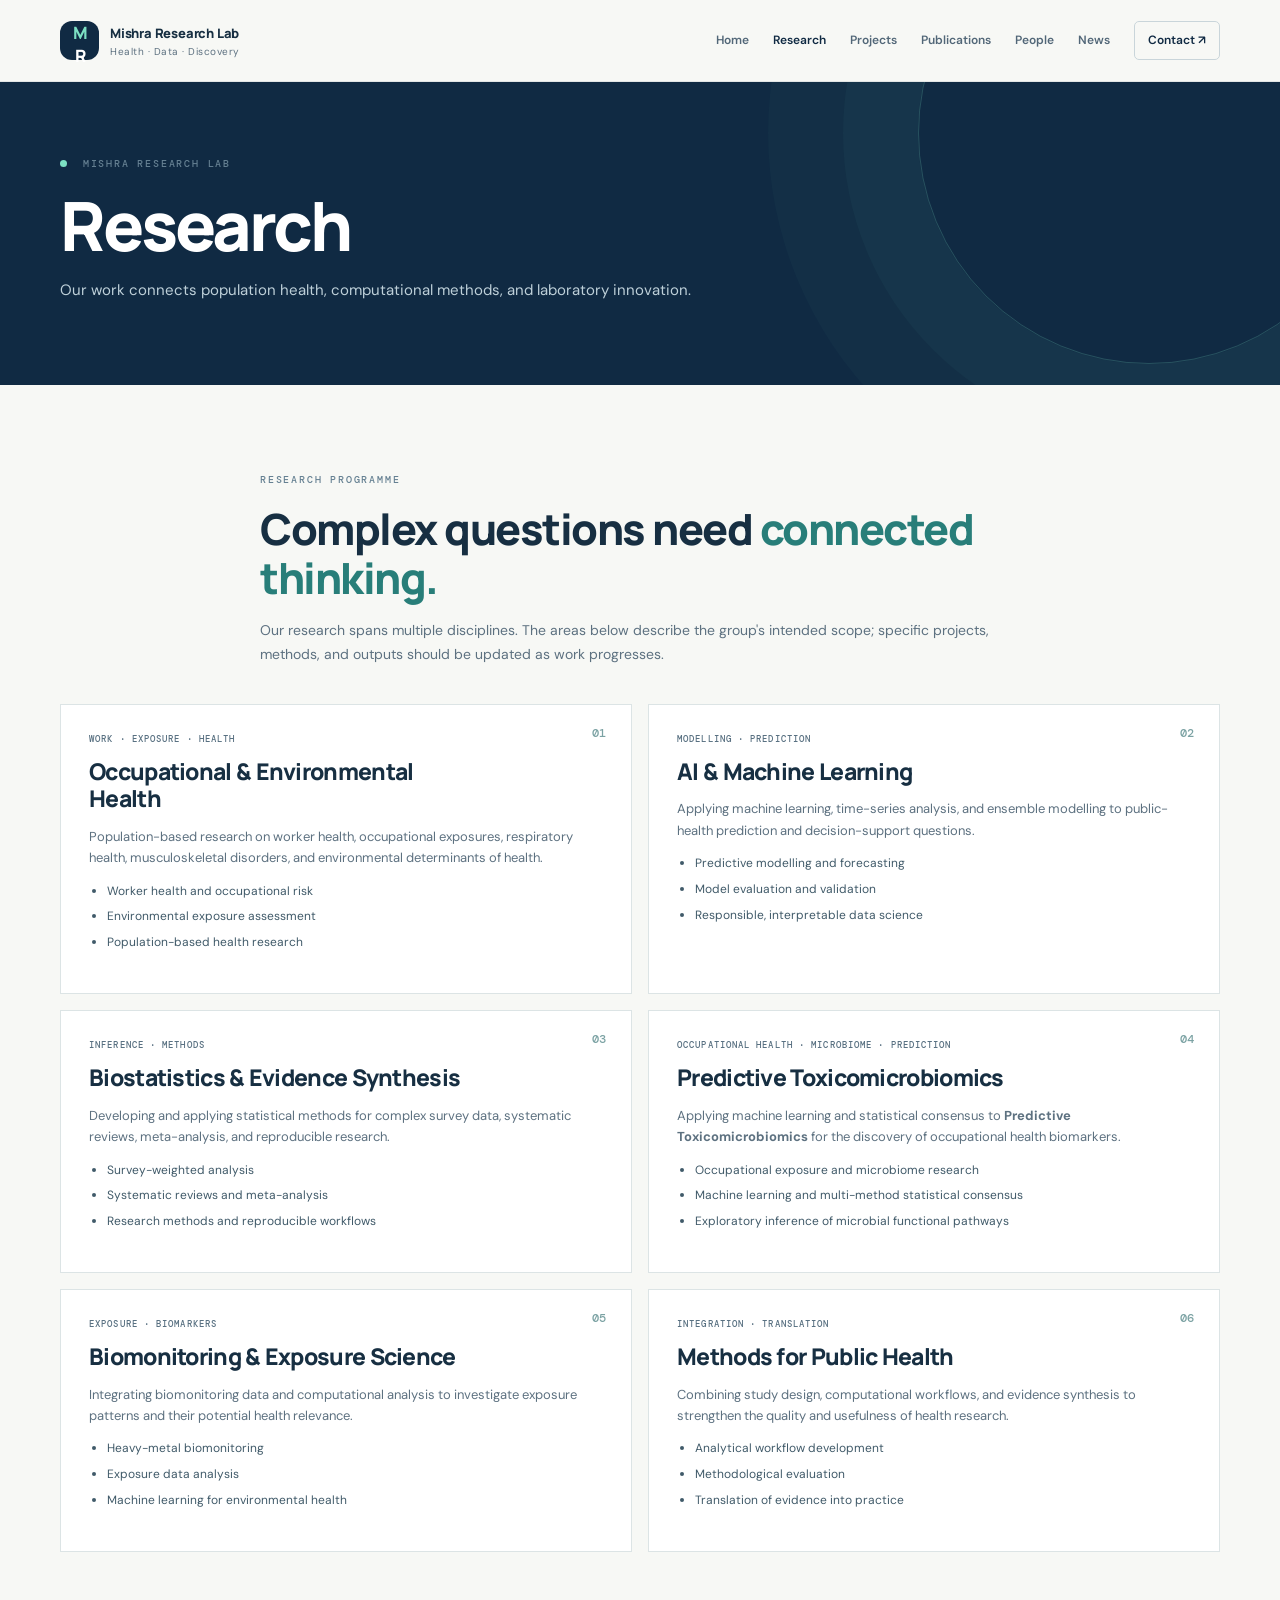
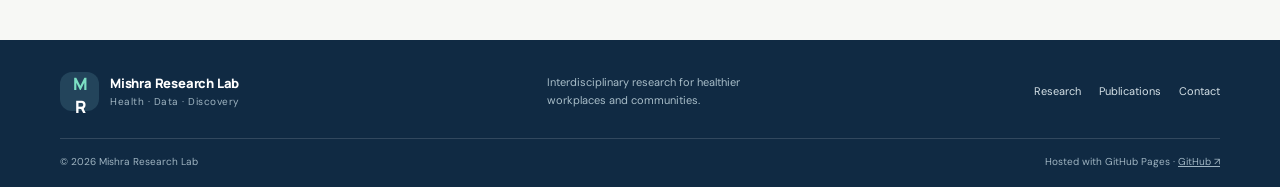
<file: research.html>
<!doctype html>
<html lang="en"><head><meta charset="utf-8"><meta name="viewport" content="width=device-width, initial-scale=1"><meta name="description" content="Our work connects population health, computational methods, and laboratory innovation."><meta name="theme-color" content="#102a43"><title>Research | Mishra Research Lab</title><link rel="stylesheet" href="assets/css/style.css"><script src="assets/js/main.js" defer></script></head><body><a class="skip-link" href="#main">Skip to content</a><header class="site-header"><div class="container nav-wrap"><a class="brand" href="index.html"><span class="brand-mark">M<span>R</span></span><span class="brand-copy"><strong>Mishra Research Lab</strong><small>Health · Data · Discovery</small></span></a><button class="menu-toggle" aria-label="Toggle navigation" aria-expanded="false"><span></span><span></span><span></span></button><nav class="main-nav" aria-label="Main navigation"><a href="index.html">Home</a><a class="active" href="research.html">Research</a><a href="projects.html">Projects</a><a href="publications.html">Publications</a><a href="people.html">People</a><a href="news.html">News</a><a class="nav-contact" href="contact.html">Contact ↗</a></nav></div></header><main id="main"><section class="page-hero"><div class="container"><p class="eyebrow"><span class="eyebrow-dot"></span> MISHRA RESEARCH LAB</p><h1>Research</h1><p>Our work connects population health, computational methods, and laboratory innovation.</p></div></section>
<section class="section-pad"><div class="container narrow-intro"><p class="eyebrow">RESEARCH PROGRAMME</p><h2>Complex questions need <em>connected thinking.</em></h2><p>Our research spans multiple disciplines. The areas below describe the group's intended scope; specific projects, methods, and outputs should be updated as work progresses.</p></div><div class="container research-detail-grid">
<article id="occupational" class="detail-card"><span class="detail-index">01</span><p class="tag">WORK · EXPOSURE · HEALTH</p><h2>Occupational & Environmental Health</h2><p>Population-based research on worker health, occupational exposures, respiratory health, musculoskeletal disorders, and environmental determinants of health.</p><ul><li>Worker health and occupational risk</li><li>Environmental exposure assessment</li><li>Population-based health research</li></ul></article>
<article id="ai" class="detail-card"><span class="detail-index">02</span><p class="tag">MODELLING · PREDICTION</p><h2>AI & Machine Learning</h2><p>Applying machine learning, time-series analysis, and ensemble modelling to public-health prediction and decision-support questions.</p><ul><li>Predictive modelling and forecasting</li><li>Model evaluation and validation</li><li>Responsible, interpretable data science</li></ul></article>
<article id="statistics" class="detail-card"><span class="detail-index">03</span><p class="tag">INFERENCE · METHODS</p><h2>Biostatistics & Evidence Synthesis</h2><p>Developing and applying statistical methods for complex survey data, systematic reviews, meta-analysis, and reproducible research.</p><ul><li>Survey-weighted analysis</li><li>Systematic reviews and meta-analysis</li><li>Research methods and reproducible workflows</li></ul></article>
<article id="toxicomicrobiomics" class="detail-card"><span class="detail-index">04</span><p class="tag">OCCUPATIONAL HEALTH · MICROBIOME · PREDICTION</p><h2>Predictive Toxicomicrobiomics</h2><p>Applying machine learning and statistical consensus to <strong>Predictive Toxicomicrobiomics</strong> for the discovery of occupational health biomarkers.</p><ul><li>Occupational exposure and microbiome research</li><li>Machine learning and multi-method statistical consensus</li><li>Exploratory inference of microbial functional pathways</li></ul></article>
<article id="biomonitoring" class="detail-card"><span class="detail-index">05</span><p class="tag">EXPOSURE · BIOMARKERS</p><h2>Biomonitoring & Exposure Science</h2><p>Integrating biomonitoring data and computational analysis to investigate exposure patterns and their potential health relevance.</p><ul><li>Heavy-metal biomonitoring</li><li>Exposure data analysis</li><li>Machine learning for environmental health</li></ul></article>
<article id="methods" class="detail-card"><span class="detail-index">06</span><p class="tag">INTEGRATION · TRANSLATION</p><h2>Methods for Public Health</h2><p>Combining study design, computational workflows, and evidence synthesis to strengthen the quality and usefulness of health research.</p><ul><li>Analytical workflow development</li><li>Methodological evaluation</li><li>Translation of evidence into practice</li></ul></article>
</div></section></main><footer class="site-footer"><div class="container footer-top"><a class="brand footer-brand" href="index.html"><span class="brand-mark">M<span>R</span></span><span class="brand-copy"><strong>Mishra Research Lab</strong><small>Health · Data · Discovery</small></span></a><p>Interdisciplinary research for healthier workplaces and communities.</p><div class="footer-links"><a href="research.html">Research</a><a href="publications.html">Publications</a><a href="contact.html">Contact</a></div></div><div class="container footer-bottom"><span>© <span id="year"></span> Mishra Research Lab</span><span>Hosted with GitHub Pages · <a href="https://github.com/sukhdevmishra" target="_blank" rel="noopener">GitHub ↗</a></span></div></footer></body></html>
</file>
<file: assets/css/style.css>
@import url('https://fonts.googleapis.com/css2?family=DM+Mono:wght@400;500&family=DM+Sans:wght@400;500;600;700&family=Manrope:wght@400;500;600;700;800&display=swap');
:root{--navy:#102a43;--ink:#172f42;--muted:#5d7180;--paper:#f7f8f5;--white:#fff;--line:#dce4e5;--teal:#7ce0c3;--blue:#c8e3f5;--mint:#c9efdf;--sand:#f1e6c8;--lilac:#e0d8f5;--peach:#f4d7c7;--max:1160px}
*{box-sizing:border-box}html{scroll-behavior:smooth;scroll-padding-top:90px}body{margin:0;background:var(--paper);color:var(--ink);font-family:"DM Sans",Arial,sans-serif;line-height:1.65;-webkit-font-smoothing:antialiased}a{color:inherit;text-decoration:none}img{max-width:100%}.container{width:min(var(--max),calc(100% - 48px));margin-inline:auto}.skip-link{position:absolute;top:-60px;left:10px;background:white;padding:10px;z-index:100}.skip-link:focus{top:10px}.site-header{height:82px;position:sticky;top:0;z-index:50;background:rgba(247,248,245,.94);backdrop-filter:blur(16px);border-bottom:1px solid rgba(16,42,67,.09)}.nav-wrap{height:100%;display:flex;align-items:center;justify-content:space-between;gap:25px}.brand{display:flex;align-items:center;gap:11px;flex-shrink:0}.brand-mark{width:39px;height:39px;border-radius:12px;background:var(--navy);color:var(--teal);display:grid;place-items:center;font:800 17px Manrope,sans-serif;letter-spacing:-2px}.brand-mark span{color:#fff}.brand-copy{display:flex;flex-direction:column;line-height:1.3}.brand-copy strong{font:800 13px Manrope,sans-serif;letter-spacing:-.2px}.brand-copy small{font-size:10px;color:var(--muted);letter-spacing:.5px;margin-top:3px}.main-nav{display:flex;align-items:center;gap:24px;font-size:12px;font-weight:600;color:#526778}.main-nav a{transition:color .2s}.main-nav a:hover,.main-nav a.active{color:var(--navy)}.main-nav .nav-contact{border:1px solid #c9d5da;padding:9px 13px;border-radius:5px;color:var(--navy)}.menu-toggle{display:none;border:0;background:transparent;padding:8px}.menu-toggle span{display:block;width:23px;height:2px;background:var(--navy);margin:5px}
.hero{background:var(--navy);color:#fff;min-height:502px;position:relative;overflow:hidden;display:flex;align-items:center}.hero-layout{position:relative;z-index:2;display:grid;grid-template-columns:minmax(0,1.08fr) minmax(300px,.92fr);gap:48px;align-items:center;padding-top:47px;padding-bottom:41px}.hero-content{position:relative;z-index:2;padding-top:10px;padding-bottom:10px;min-width:0}.hero-team{margin:0;position:relative;z-index:2;min-width:0}.hero-team-frame{position:relative;padding:10px;border:1px solid rgba(124,224,195,.38);border-radius:14px;background:rgba(255,255,255,.045);box-shadow:0 24px 60px rgba(0,0,0,.2);transform:rotate(1deg)}.hero-team-frame:before{content:"";position:absolute;inset:18px -9px -9px 18px;border:1px solid rgba(124,224,195,.24);border-radius:12px;pointer-events:none}.hero-team img{display:block;position:relative;width:100%;aspect-ratio:4/3;object-fit:contain;object-position:center;border-radius:7px;background:#203b50}.hero-team figcaption{display:flex;align-items:center;gap:9px;margin:20px 0 0 5px;color:#c0d0d8;font-size:11px;letter-spacing:.2px}.hero-team-dot{width:7px;height:7px;flex:0 0 7px;background:var(--teal);border-radius:50%}.hero-grid{position:absolute;inset:0;background-image:linear-gradient(rgba(255,255,255,.035) 1px,transparent 1px),linear-gradient(90deg,rgba(255,255,255,.035) 1px,transparent 1px);background-size:48px 48px;mask-image:linear-gradient(90deg,black,transparent 80%)}.eyebrow{font:500 10px "DM Mono",monospace;letter-spacing:1.8px;text-transform:uppercase;margin:0 0 18px;color:#658092}.hero .eyebrow{color:#a5c1cf}.eyebrow-dot{display:inline-block;width:7px;height:7px;background:var(--teal);border-radius:50%;margin-right:8px}.hero h1{font:800 clamp(46px,5.3vw,72px)/1.03 Manrope,sans-serif;letter-spacing:-4.2px;margin:0;max-width:760px}.hero h1 em,.intro-grid h2 em,.numbers-grid h2 em,.contact-grid h2 em{font-style:normal;color:var(--teal)}.hero-lede{font-size:16px;line-height:1.8;color:#c0d0d8;max-width:550px;margin:25px 0 27px}.hero-actions{display:flex;align-items:center;gap:25px;flex-wrap:wrap}.button{display:inline-flex;align-items:center;justify-content:center;gap:20px;padding:13px 17px;font-size:12px;font-weight:700;border-radius:4px;transition:transform .2s,background .2s}.button:hover{transform:translateY(-2px)}.button-light{background:var(--teal);color:var(--navy)}.button-dark{background:var(--navy);color:white}.text-link{display:inline-flex;gap:13px;align-items:center;font-size:12px;font-weight:700;color:var(--navy)}.text-link span{font-size:17px;transition:transform .2s}.text-link:hover span{transform:translateX(4px)}.light-link{color:#fff}.hero-meta{display:flex;gap:22px;margin-top:42px;font:1rem "DM Mono",monospace;line-height:1.5;letter-spacing:.4px;color:#a4bac6;flex-wrap:wrap}.hero-meta b{font-size:1.15rem;color:var(--teal);margin-right:8px}.hero-orbit{position:absolute;border:1px solid rgba(124,224,195,.22);border-radius:50%;right:-80px;top:60px;width:480px;height:480px}.orbit-two{right:20px;top:160px;width:280px;height:280px;border-color:rgba(124,224,195,.35)}.hero-cross{position:absolute;right:18%;top:27%;font-size:40px;color:var(--teal);font-weight:200}.section-pad{padding:88px 0}.intro-section{background:#fff}.intro-grid{display:grid;grid-template-columns:1fr 1fr;gap:80px;align-items:center}.intro-grid h2,.numbers-grid h2,.contact-grid h2{font:800 clamp(34px,4vw,50px)/1.12 Manrope,sans-serif;letter-spacing:-2px;margin:0}.intro-copy p{color:var(--muted);font-size:15px;margin:0 0 23px;max-width:520px}.research-section{background:var(--paper)}.section-heading{display:flex;align-items:end;justify-content:space-between;gap:24px;margin-bottom:30px}.section-heading h2{font:800 clamp(30px,4vw,42px)/1.15 Manrope,sans-serif;letter-spacing:-1.8px;margin:0}.section-aside{font-size:12px;color:var(--muted);max-width:245px;margin:0 0 3px}.research-cards{display:grid;grid-template-columns:repeat(3,1fr);gap:14px}.research-card{padding:23px 22px 19px;min-height:270px;display:flex;flex-direction:column;position:relative;transition:transform .2s,box-shadow .2s}.research-card:hover{transform:translateY(-4px);box-shadow:0 14px 28px rgba(16,42,67,.08)}.card-blue{background:var(--blue)}.card-mint{background:var(--mint)}.card-sand{background:var(--sand)}.card-lilac{background:var(--lilac)}.card-peach{background:var(--peach)}.card-dark{background:#d6e1e4}.card-number,.tag{font:500 9px "DM Mono",monospace;letter-spacing:1.1px;color:#587081}.card-icon{position:absolute;right:20px;top:14px;font-size:25px;color:#35546a}.research-card h3{font:800 22px/1.15 Manrope,sans-serif;letter-spacing:-.7px;margin:32px 0 10px}.research-card p{font-size:12px;line-height:1.7;color:#415c6c;margin:0 0 20px}.card-bottom{display:flex;justify-content:space-between;margin-top:auto;padding-top:12px;border-top:1px solid rgba(16,42,67,.16);font-size:10px;font-weight:700}.card-bottom b{font-size:17px;font-weight:400}.feature-section{background:#fff}.feature-grid{display:grid;grid-template-columns:1.25fr 1fr 1fr;gap:16px}.feature-card{border:1px solid var(--line);background:#fff;min-width:0}.feature-art{height:200px;position:relative;overflow:hidden;display:flex;align-items:center;justify-content:center}.feature-main .feature-art{height:225px}.art-network{background:#dceaf0}.network-node{position:absolute;padding:8px 11px;background:var(--navy);color:white;font:9px "DM Mono",monospace;letter-spacing:1px;z-index:2}.n1{left:17%;top:25%}.n2{right:17%;top:48%;background:#287e79}.n3{left:33%;bottom:15%;background:#5e6d9c}.art-network i{position:absolute;width:55%;height:1px;background:#5c8999;transform:rotate(24deg)}.art-network i:nth-of-type(2){transform:rotate(-27deg)}.art-network i:nth-of-type(3){transform:rotate(85deg);width:30%}.art-micro{background:#e3e0f1}.art-micro>span,.art-population>span,.art-diagnostic>span{position:absolute;left:20px;bottom:18px;font:9px "DM Mono",monospace;letter-spacing:1.4px;line-height:1.6;color:#3d4f72}.micro-ring{width:112px;height:112px;border:1px solid #6f75a5;border-radius:50%;position:relative}.micro-ring:before,.micro-ring:after{content:"";position:absolute;inset:15px;border:1px dashed #7b83b0;border-radius:50%}.micro-ring:after{inset:32px;border-style:solid}.micro-dot{position:absolute;width:18px;height:18px;border-radius:50%;background:#3c8c8a;left:54%;top:33%;box-shadow:0 0 0 8px rgba(60,140,138,.14)}.art-population{background:#f0e7cf;align-items:end;gap:10px;padding:30px 24px 0}.pop-bar{width:15%;background:#b2a16d}.b1{height:35%}.b2{height:58%}.b3{height:77%;background:#637f76}.b4{height:48%}.art-population>span{left:auto;right:18px;top:17px;bottom:auto;text-align:right;color:#76683e}.feature-copy{padding:22px}.feature-copy .tag{margin:0 0 10px}.feature-copy h3{font:800 19px/1.25 Manrope,sans-serif;letter-spacing:-.5px;margin:0 0 10px}.feature-copy p:not(.tag){font-size:12px;line-height:1.7;color:var(--muted);margin:0 0 18px}.feature-copy .text-link{font-size:11px}.numbers-band{background:#e7efee;padding:62px 0}.numbers-grid{display:grid;grid-template-columns:1.3fr repeat(3,1fr);gap:30px;align-items:start}.numbers-grid h2{font-size:32px}.numbers-grid h2 em{color:#287e79}.principle{border-left:1px solid #c5d5d5;padding-left:20px}.principle>span{font:10px "DM Mono",monospace;color:#287e79}.principle h3{font:800 17px Manrope,sans-serif;margin:12px 0 6px}.principle p{font-size:12px;color:var(--muted);margin:0}.news-preview{background:#fff}.news-list{border-top:1px solid var(--line)}.news-list article{display:grid;grid-template-columns:150px 1fr 25px;gap:25px;align-items:start;padding:23px 0;border-bottom:1px solid var(--line)}.news-date{font:500 9px "DM Mono",monospace;letter-spacing:1px;color:#287e79;padding-top:5px}.news-list h3{font:700 17px Manrope,sans-serif;margin:0 0 5px}.news-list p{font-size:12px;color:var(--muted);margin:0;max-width:700px}.news-arrow{font-size:18px}.cta-section{background:#287e79;color:white;padding:48px 0}.cta-inner{display:flex;justify-content:space-between;align-items:center;gap:25px}.cta-inner .eyebrow{color:#c8f2e7}.cta-inner h2{font:800 clamp(26px,3.5vw,38px)/1.18 Manrope,sans-serif;letter-spacing:-1px;margin:0}.site-footer{background:#102a43;color:#fff;padding:32px 0 17px}.footer-top{display:grid;grid-template-columns:1fr 1fr auto;gap:30px;align-items:center;padding-bottom:27px}.footer-brand .brand-mark{background:#23445b}.footer-brand .brand-copy small{color:#9fb4c1}.footer-top>p{font-size:11px;color:#a8bdc8;max-width:250px;margin:0}.footer-links{display:flex;gap:18px;font-size:11px;color:#d5e1e7}.footer-bottom{border-top:1px solid rgba(255,255,255,.14);padding-top:15px;display:flex;justify-content:space-between;gap:15px;font-size:10px;color:#9fb4c1}.footer-bottom a{text-decoration:underline}
.page-hero{background:var(--navy);color:white;padding:75px 0 82px;position:relative;overflow:hidden}.page-hero:after{content:"";position:absolute;right:-100px;top:-180px;width:460px;height:460px;border:1px solid rgba(124,224,195,.22);border-radius:50%;box-shadow:0 0 0 75px rgba(124,224,195,.035),0 0 0 150px rgba(124,224,195,.025)}.page-hero .container{position:relative;z-index:1}.page-hero h1{font:800 clamp(43px,6vw,68px)/1.1 Manrope,sans-serif;letter-spacing:-3px;margin:0 0 15px}.page-hero>div>p:last-child{font-size:15px;color:#bed0d9;max-width:650px;margin:0}.narrow-intro{max-width:760px;margin-bottom:38px}.narrow-intro h2{font:800 clamp(30px,4vw,43px)/1.15 Manrope,sans-serif;letter-spacing:-1.5px;margin:0 0 17px}.narrow-intro h2 em{font-style:normal;color:#287e79}.narrow-intro>p:last-child{color:var(--muted);font-size:14px}.research-detail-grid{display:grid;grid-template-columns:repeat(2,1fr);gap:16px}.detail-card{background:#fff;border:1px solid var(--line);padding:28px;position:relative;scroll-margin-top:100px}.detail-index{position:absolute;right:25px;top:20px;font:500 12px "DM Mono",monospace;color:#7ba2a3}.detail-card .tag{margin:0 0 13px}.detail-card h2{font:800 23px/1.2 Manrope,sans-serif;letter-spacing:-.7px;margin:0 0 13px;max-width:400px}.detail-card p:not(.tag){font-size:13px;color:var(--muted)}.detail-card ul{padding-left:18px;color:#405a69;font-size:12px}.detail-card li{margin:6px 0}.notice{background:#fff7df;border-left:3px solid #d2a94c;padding:14px 17px;font-size:12px;color:#66552b;margin-bottom:25px}.project-list{display:flex;flex-direction:column;gap:17px}.project-row{display:grid;grid-template-columns:280px 1fr;background:#fff;border:1px solid var(--line);min-height:220px}.project-art{position:relative;overflow:hidden;min-height:220px}.project-content{padding:25px 30px}.project-content .tag{margin:0 0 9px}.project-content h2{font:800 23px/1.25 Manrope,sans-serif;letter-spacing:-.7px;margin:0 0 10px}.project-content>p:not(.tag){font-size:13px;color:var(--muted);max-width:720px;margin:0 0 16px}.chip-row{display:flex;gap:7px;flex-wrap:wrap}.chip-row span{border:1px solid var(--line);padding:4px 8px;border-radius:3px;font-size:10px;color:#536b7a}.art-diagnostic{background:#d9ece4;position:relative}.diag-line{height:5px;width:100%;background:#d3d8cf;position:absolute;top:47%;box-shadow:0 0 0 1px #b9c9c0}.diag-dot{position:absolute;top:calc(47% - 12px);left:58%;width:28px;height:28px;border:7px solid #287e79;border-radius:50%;background:#fff}.art-diagnostic>span{color:#2f746a}.art-prism{background:#dbe7f3;position:relative;display:grid;place-items:center}.art-prism>span{position:absolute;bottom:18px;left:20px;font:10px "DM Mono",monospace;letter-spacing:1px}.prism-shape{width:90px;height:90px;background:linear-gradient(135deg,#75b7b2,#5970a2);clip-path:polygon(50% 0,100% 25%,100% 75%,50% 100%,0 75%,0 25%);box-shadow:0 0 0 10px rgba(88,112,162,.1)}.publication-list{border-top:1px solid var(--line)}.publication{display:grid;grid-template-columns:70px 1fr;gap:24px;padding:25px 0;border-bottom:1px solid var(--line)}.pub-year{font:500 12px "DM Mono",monospace;color:#287e79;padding-top:4px}.publication .tag{margin:0 0 7px}.publication h3{font:700 18px/1.4 Manrope,sans-serif;margin:0 0 6px}.pub-meta{font-size:12px;color:var(--muted);margin:0 0 11px}.pub-links{display:flex;gap:15px;flex-wrap:wrap}.pub-links a{font-size:11px;font-weight:700;color:#287e79}.center-action{text-align:center;margin-top:35px}.people-feature{display:grid;grid-template-columns:190px 1fr;gap:35px;align-items:start;max-width:850px;margin:0 auto 70px}.avatar-placeholder{width:170px;height:190px;display:grid;place-items:center;background:linear-gradient(135deg,#d7e8e8,#b6d2d0);color:#287e79;font:800 43px Manrope,sans-serif}.people-feature .eyebrow{margin-bottom:8px}.people-feature h2{font:800 31px Manrope,sans-serif;letter-spacing:-1px;margin:0 0 3px}.people-role{font-size:12px;color:#287e79;font-weight:600}.people-feature p:not(.eyebrow){font-size:13px;color:var(--muted)}.small-note{font-size:11px!important;color:#8a6a2c!important}.team-heading{margin-top:15px}.empty-state{background:#fff;border:1px dashed #c6d5d7;text-align:center;padding:50px 20px}.empty-icon{font-size:28px;color:#287e79}.empty-state h3{font:800 20px Manrope,sans-serif;margin:10px 0}.empty-state p{font-size:12px;color:var(--muted);max-width:500px;margin:auto}.news-page-list article{grid-template-columns:150px 1fr 25px}.news-list small{display:block;margin-top:12px;font:9px "DM Mono",monospace;color:#8a9aa4;letter-spacing:1px}.contact-grid{display:grid;grid-template-columns:1fr .85fr;gap:90px;align-items:start}.contact-grid h2{margin-bottom:20px}.contact-grid>div>p:not(.eyebrow){color:var(--muted);font-size:14px;max-width:460px}.contact-note{display:flex;gap:15px;margin-top:27px;max-width:460px}.contact-symbol{width:35px;height:35px;flex-shrink:0;display:grid;place-items:center;background:#d9efea;color:#287e79;font-size:19px}.contact-note strong{font:700 13px Manrope,sans-serif}.contact-note p,.contact-note small{display:block;font-size:12px;color:var(--muted);margin:4px 0}.contact-note a{font-size:11px;font-weight:700;color:#287e79}.contact-panel{background:#fff;border:1px solid var(--line);padding:30px}.contact-panel .tag{margin:0 0 9px}.contact-panel h3{font:800 22px Manrope,sans-serif;margin:0 0 12px}.contact-panel>p:not(.tag){font-size:12px;color:var(--muted)}.email-placeholder{padding:12px;background:#f0f5f3;font-size:12px;color:#287e79;overflow-wrap:anywhere}.contact-panel .button{margin-top:12px}
@media(max-width:900px){.hero-layout{grid-template-columns:minmax(0,1fr) minmax(260px,.8fr);gap:28px}.hero h1{font-size:clamp(43px,5.6vw,60px);letter-spacing:-3.2px}.hero-meta{gap:12px}.main-nav{gap:14px}.main-nav a{font-size:11px}.brand-copy strong{font-size:12px}.brand-copy small{font-size:9px}.research-cards{grid-template-columns:repeat(2,1fr)}.feature-grid{grid-template-columns:1fr 1fr}.feature-main{grid-column:span 2}.numbers-grid{grid-template-columns:repeat(3,1fr)}.numbers-grid>div:first-child{grid-column:span 3}.project-row{grid-template-columns:230px 1fr}.contact-grid{gap:40px}}
@media(max-width:700px){.container{width:min(var(--max),calc(100% - 34px))}.site-header{height:70px}.menu-toggle{display:block;cursor:pointer}.main-nav{display:none;position:absolute;top:69px;left:0;right:0;background:var(--paper);padding:18px 24px 22px;border-bottom:1px solid var(--line);flex-direction:column;align-items:stretch;gap:0}.main-nav.is-open{display:flex}.main-nav a{padding:12px 0;font-size:13px;border-bottom:1px solid #e5ebea}.main-nav .nav-contact{margin-top:10px;text-align:center;border:1px solid #c9d5da;padding:11px}.hero{min-height:0}.hero-layout{grid-template-columns:1fr;gap:30px;padding-top:48px;padding-bottom:38px}.hero-content{padding-top:0;padding-bottom:0}.hero h1{font-size:52px;letter-spacing:-3px}.hero-team{width:min(100%,520px);margin:0 auto}.hero-team-frame{transform:none}.hero-team img{aspect-ratio:4/3}.hero-team figcaption{margin-top:15px}.hero-meta{margin-top:35px}.hero-lede{font-size:14px}.hero-meta{gap:12px;flex-wrap:wrap;margin-top:40px}.hero-meta span{font-size:9px}.hero-orbit{right:-250px;top:120px}.orbit-two{right:-150px}.hero-cross{right:13%;top:22%}.section-pad{padding:62px 0}.intro-grid{grid-template-columns:1fr;gap:25px}.intro-grid h2{font-size:39px}.section-heading{align-items:start;flex-direction:column;gap:14px}.section-aside{max-width:100%}.research-cards{gap:10px}.research-card{padding:17px;min-height:260px}.research-card h3{font-size:19px;margin-top:28px}.research-card p{font-size:11px}.card-number{font-size:8px}.card-icon{right:13px;top:10px}.feature-grid{grid-template-columns:1fr}.feature-main{grid-column:auto}.feature-main .feature-art,.feature-art{height:185px}.numbers-grid{grid-template-columns:1fr;gap:25px}.numbers-grid>div:first-child{grid-column:auto}.numbers-grid h2{font-size:31px}.principle{padding-left:16px}.cta-inner{align-items:flex-start;flex-direction:column}.cta-inner h2{font-size:29px}.footer-top{grid-template-columns:1fr;gap:20px}.footer-links{gap:20px}.footer-bottom{flex-direction:column;gap:6px}.page-hero{padding:55px 0 60px}.page-hero h1{font-size:49px}.research-detail-grid{grid-template-columns:1fr}.detail-card{padding:23px}.project-row{grid-template-columns:1fr}.project-art{min-height:165px}.project-content{padding:23px}.project-content h2{font-size:21px}.publication{grid-template-columns:48px 1fr;gap:13px}.publication h3{font-size:16px}.people-feature{grid-template-columns:1fr;gap:22px}.avatar-placeholder{width:130px;height:145px}.contact-grid{grid-template-columns:1fr;gap:35px}.news-list article,.news-page-list article{grid-template-columns:1fr 20px;gap:8px 14px}.news-date{grid-column:1/-1}.news-list article>div{grid-column:1}.news-arrow{grid-column:2;grid-row:2}.notice{font-size:11px}}
@media(max-width:390px){.brand-copy strong{font-size:11px}.hero h1{font-size:44px}.research-cards{grid-template-columns:1fr}.research-card{min-height:225px}.hero-meta{display:grid;gap:9px}.button{padding:12px 13px}.section-heading h2{font-size:31px}}
@media(prefers-reduced-motion:reduce){html{scroll-behavior:auto}*,*:before,*:after{transition:none!important;animation:none!important}}
</file>
